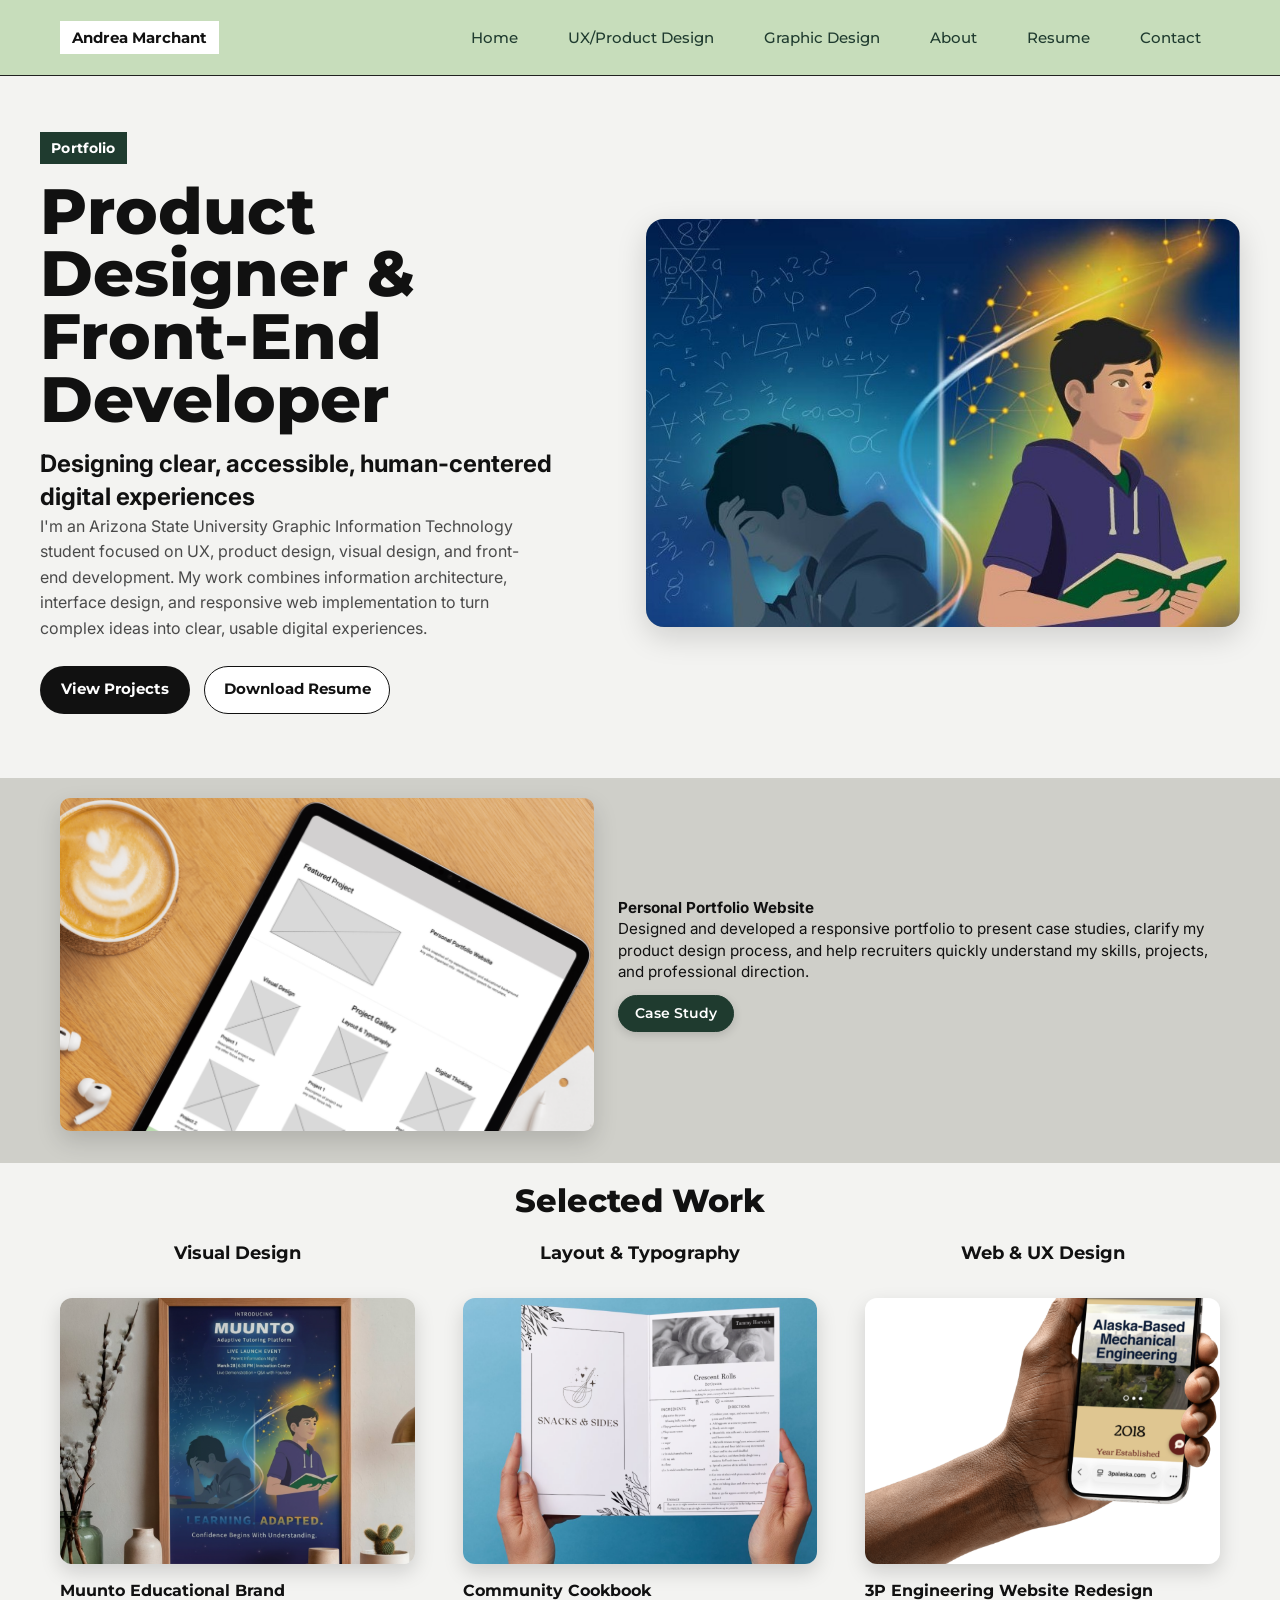
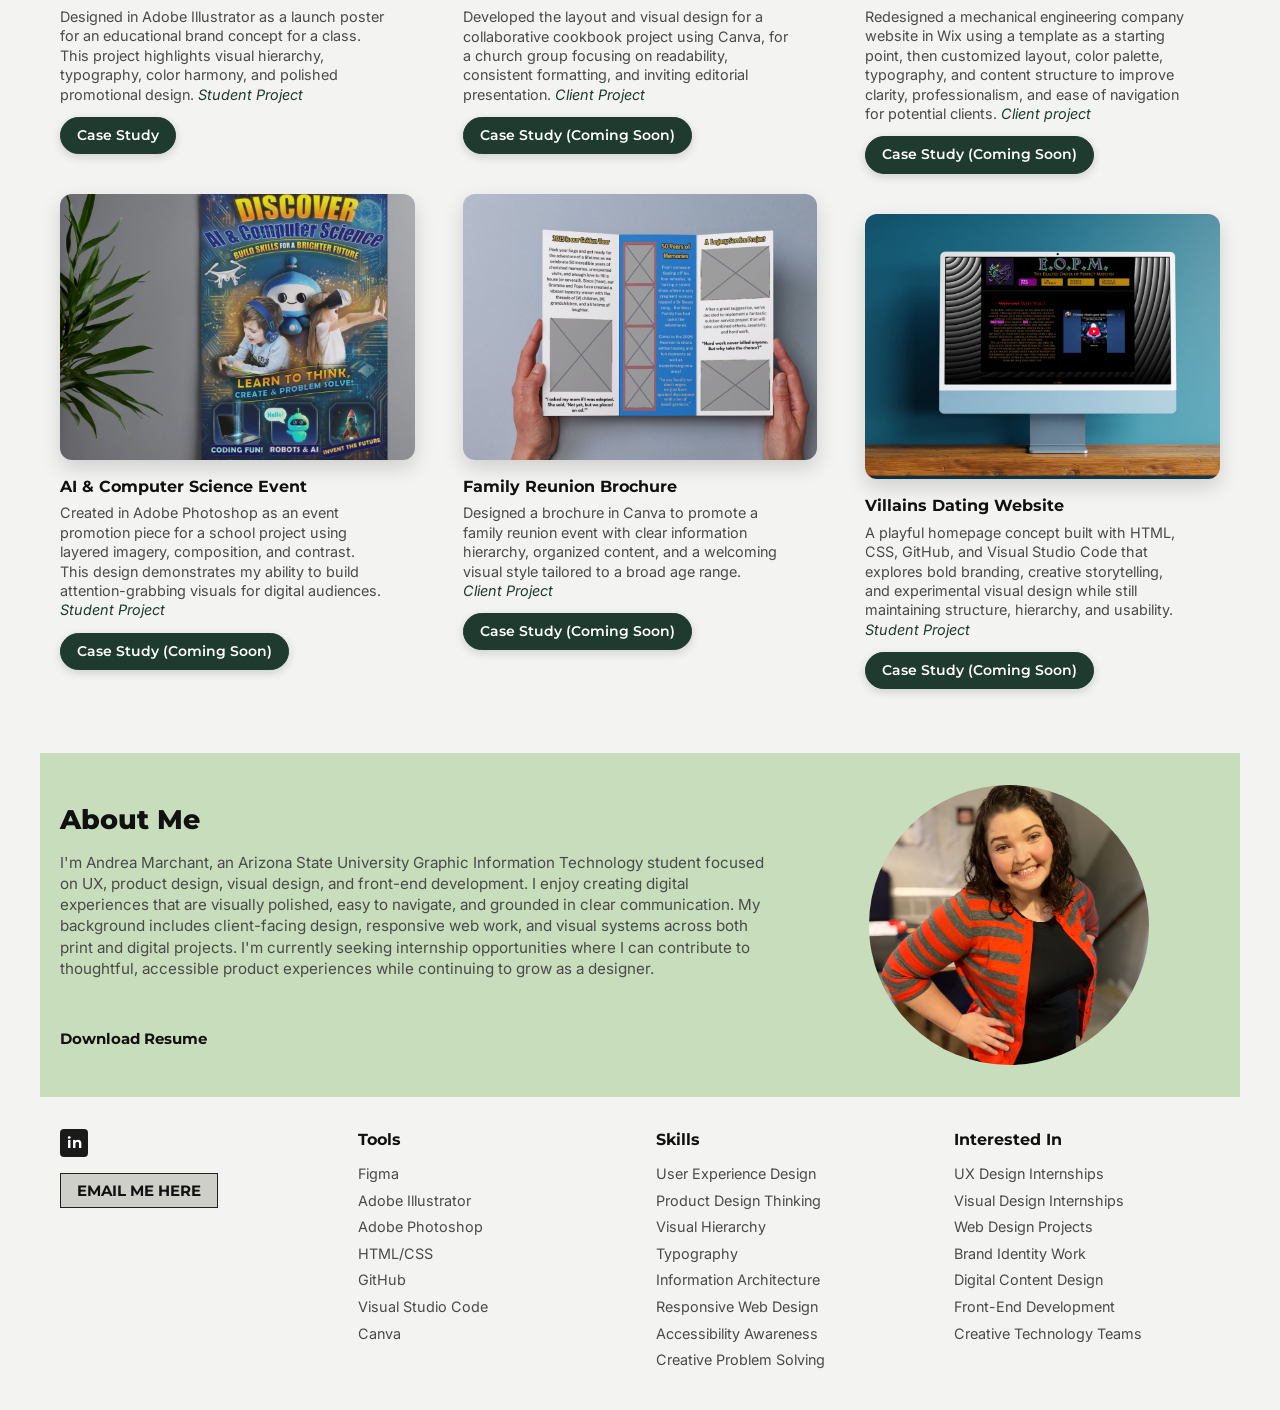
<file: index.html>
<!DOCTYPE html>
<html lang="en">

<head>
  <meta charset="UTF-8" />
  <meta name="viewport" content="width=device-width, initial-scale=1.0" />
  <title>Andrea Marchant | Portfolio</title>
  <meta name="description"
    content="Portfolio of Andrea Marchant, ASU Graphic Information Technology (UX) student and visual designer growing into UX." />
  <link rel="preconnect" href="https://fonts.googleapis.com" />
  <link rel="preconnect" href="https://fonts.gstatic.com" crossorigin />
  <link
    href="https://fonts.googleapis.com/css2?family=Montserrat:wght@400;500;600;700;800&family=Inter:wght@400;500;600;700&display=swap"
    rel="stylesheet" />
  <link rel="stylesheet" href="styles.css" />
  <link rel="icon" type="image/png" href="/andreamarchant/favicon.png">
</head>

<body>
  <header class="site-header">
    <div class="header-inner">
      <a href="#top" class="brand">Andrea Marchant</a>

      <nav class="main-nav" aria-label="Main Navigation">
        <ul>
          <li><a href="index.html">Home</a></li>
          <li><a href="ux.html">UX/Product Design</a></li>
          <li><a href="gd.html">Graphic Design</a></li>
          <li><a href="#about">About</a></li>
          <li><a href="projects/Andrea - UX Resume.pdf">Resume</a></li>
          <li><a href="#contact">Contact</a></li>
        </ul>
      </nav>
    </div>
  </header>

  <main id="top">
    <section class="hero-section">
      <div class="hero-shell">
        <div class="hero-text">
          <p class="hero-eyebrow">Portfolio</p>
          <h1>Product Designer & Front-End Developer</h1>
          <h2>Designing clear, accessible, human-centered digital experiences</h2>
          <p class="hero-description">
            I'm an Arizona State University Graphic Information Technology student focused on UX,
            product design, visual design, and front-end development. My work combines information
            architecture, interface design, and responsive web implementation to turn complex ideas
            into clear, usable digital experiences.
          </p>

          <div class="hero-actions">
            <a href="#projects" class="hero-button primary-button">View Projects</a>
            <a href="projects/Andrea - UX Resume.pdf" class="hero-button secondary-button">Download Resume</a>
          </div>
        </div>

        <div class="hero-visual">
          <div class="hero-image-frame">
            <img src="images/muunto-launch-poster.jpg" alt="Muunto company launch poster design" class="zoomable" data-caption="Muunto Educational Brand Poster" />
          </div>
        </div>
      </div>
    </section>

    <section class="featured-project">
      <div class="container">
        <div class="featured-card">

          <img src="images/portfolio-mockup.png" alt="Portfolio Website Preview">

          <div class="featured-content">
            <h3>Personal Portfolio Website</h3>

            <p>
              Designed and developed a responsive portfolio to present case studies, clarify my
              product design process, and help recruiters quickly understand my skills, projects,
              and professional direction.
            </p>

            <div class="case-study-actions">
              <a href="projects/portfolio.html" class="cs-button">Case Study</a>
            </div>

          </div>

        </div>

      </div>
    </section>

    <section id="projects" class="projects-section">
      <div class="section-heading centered">
        <h2>Selected Work</h2>
      </div>

      <div class="projects-grid">
        <div class="project-column">
          <h3 class="category-title">Visual Design</h3>

          <article class="project-card">
            <img src="images/muunto-launch-poster.png" alt="Muunto launch poster" class="project-image" />
            <h4>Muunto Educational Brand</h4>
            <p>
              Designed in Adobe Illustrator as a launch poster for an educational
              brand concept for a class. This project highlights visual hierarchy,
              typography, color harmony, and polished promotional design. <em>Student&nbsp;Project</em>
            </p>

            <div class="case-study-actions">
              <a href="projects/muunto.html" class="cs-button">Case Study</a>
            </div>
          </article>

          <article class="project-card">
            <img src="images/ai-cs poster Mockup.png" alt="AI computer science poster" class="project-image" />
            <h4>AI & Computer Science Event</h4>
            <p>
              Created in Adobe Photoshop as an event promotion piece for a school
              project using layered imagery, composition, and contrast. This design
              demonstrates my ability to build attention-grabbing visuals for digital audiences.
              <em>Student&nbsp;Project</em>
            </p>
            <div class="case-study-actions">
              <a href="projects/ai-poster.html" class="cs-button">Case Study (Coming Soon)</a>
            </div>
          </article>
        </div>

        <div class="project-column">
          <h3 class="category-title">Layout &amp; Typography</h3>

          <article class="project-card">
            <img src="images/community-cookbook.png" alt="Community cookbook design" class="project-image" />
            <h4>Community Cookbook</h4>
            <p>
              Developed the layout and visual design for a collaborative cookbook project using Canva,
              for a church group focusing on readability, consistent formatting, and
              inviting editorial presentation. <em>Client&nbsp;Project</em>
            </p>
            <div class="case-study-actions">
              <a href="projects/cookbook.html" class="cs-button">Case Study (Coming Soon)</a>
            </div>
          </article>

          <article class="project-card">
            <img src="images/reunion-brochure.png" alt="Family reunion brochure" class="project-image" />
            <h4>Family Reunion Brochure</h4>
            <p>
              Designed a brochure in Canva to promote a family reunion event with clear information
              hierarchy, organized content, and a welcoming visual style tailored to a
              broad age range. <em>Client&nbsp;Project</em>
            </p>
            <div class="case-study-actions">
              <a href="projects/brochure.html" class="cs-button">Case Study (Coming Soon)</a>
            </div>
          </article>
        </div>

        <div class="project-column">
          <h3 class="category-title">Web & UX Design</h3>

          <article class="project-card">
            <img src="images/engineering-company-website.png" alt="3P Engineering website redesign"
              class="project-image" />
            <h4>3P Engineering Website Redesign</h4>
            <p>
              Redesigned a mechanical engineering company website in Wix using a template as a starting
              point, then customized layout, color palette, typography, and content structure to improve
              clarity, professionalism, and ease of navigation for potential clients. <em>Client&nbsp;project</em>
            </p>
            <div class="case-study-actions">
              <a href="projects/3p-engineering.html" class="cs-button">Case Study (Coming Soon)</a>
            </div>
          </article>

          <article class="project-card">
            <img src="images/eopm-website-concept.png" alt="Villain dating website" class="project-image" />
            <h4>Villains Dating Website</h4>
            <p>
              A playful homepage concept built with HTML, CSS, GitHub, and Visual Studio Code that explores
              bold branding, creative storytelling, and experimental visual design while still maintaining
              structure, hierarchy, and usability. <em>Student&nbsp;Project</em>
            </p>
            <div class="case-study-actions">
              <a href="projects/eopm.html" class="cs-button">Case Study (Coming Soon)</a>
            </div>
          </article>
        </div>
      </div>
    </section>

    <section id="about" class="about-section">
      <div class="about-content">
        <div class="about-text">
          <h2>About Me</h2>
          <p>
            I'm Andrea Marchant, an Arizona State University Graphic Information Technology
            student focused on UX, product design, visual design, and front-end development.
            I enjoy creating digital experiences that are visually polished, easy to navigate,
            and grounded in clear communication. My background includes client-facing design,
            responsive web work, and visual systems across both print and digital projects.
            I'm currently seeking internship opportunities where I can contribute to thoughtful,
            accessible product experiences while continuing to grow as a designer.
          </p>

          <a id="resume" href="projects/Andrea - UX Resume.pdf" class="resume-link">Download Resume</a>
        </div>

        <div class="about-visual">
          <img src="images/Andrea 2.jpg" alt="Portrait of Andrea" class="ellipse-placeholder" />
        </div>
      </div>
    </section>
  </main>

  <footer id="contact" class="site-footer">
    <div class="footer-grid">
      <div class="footer-column contact-column">
        <a href="https://www.linkedin.com/in/andrea-marchant-09262a3b6" class="linkedin-icon" target="_blank"
          rel="noopener">
          in
        </a>
        <a href="mailto:almarch3@asu.edu" class="email-box">EMAIL ME HERE</a>
      </div>

      <div class="footer-column">
        <h3>Tools</h3>
        <ul>
          <li>Figma</li>
          <li>Adobe Illustrator</li>
          <li>Adobe Photoshop</li>
          <li>HTML/CSS</li>
          <li>GitHub</li>
          <li>Visual Studio Code</li>
          <li>Canva</li>
        </ul>
      </div>

      <div class="footer-column">
        <h3>Skills</h3>
        <ul>
          <li>User Experience Design</li>
          <li>Product Design Thinking</li>
          <li>Visual Hierarchy</li>
          <li>Typography</li>
          <li>Information Architecture</li>
          <li>Responsive Web Design</li>
          <li>Accessibility Awareness</li>
          <li>Creative Problem Solving</li>
        </ul>
      </div>

      <div class="footer-column">
        <h3>Interested In</h3>
        <ul>
          <li>UX Design Internships</li>
          <li>Visual Design Internships</li>
          <li>Web Design Projects</li>
          <li>Brand Identity Work</li>
          <li>Digital Content Design</li>
          <li>Front-End Development</li>
          <li>Creative Technology Teams</li>
        </ul>
      </div>
    </div>
  </footer>

  <div id="imageModal" class="image-modal" aria-hidden="true">
  <span class="image-modal-close">&times;</span>
  <img class="image-modal-content" id="modalImage" alt="">
  <p class="image-modal-caption" id="modalCaption"></p>
  
</div>
</body>

</html>
</file>
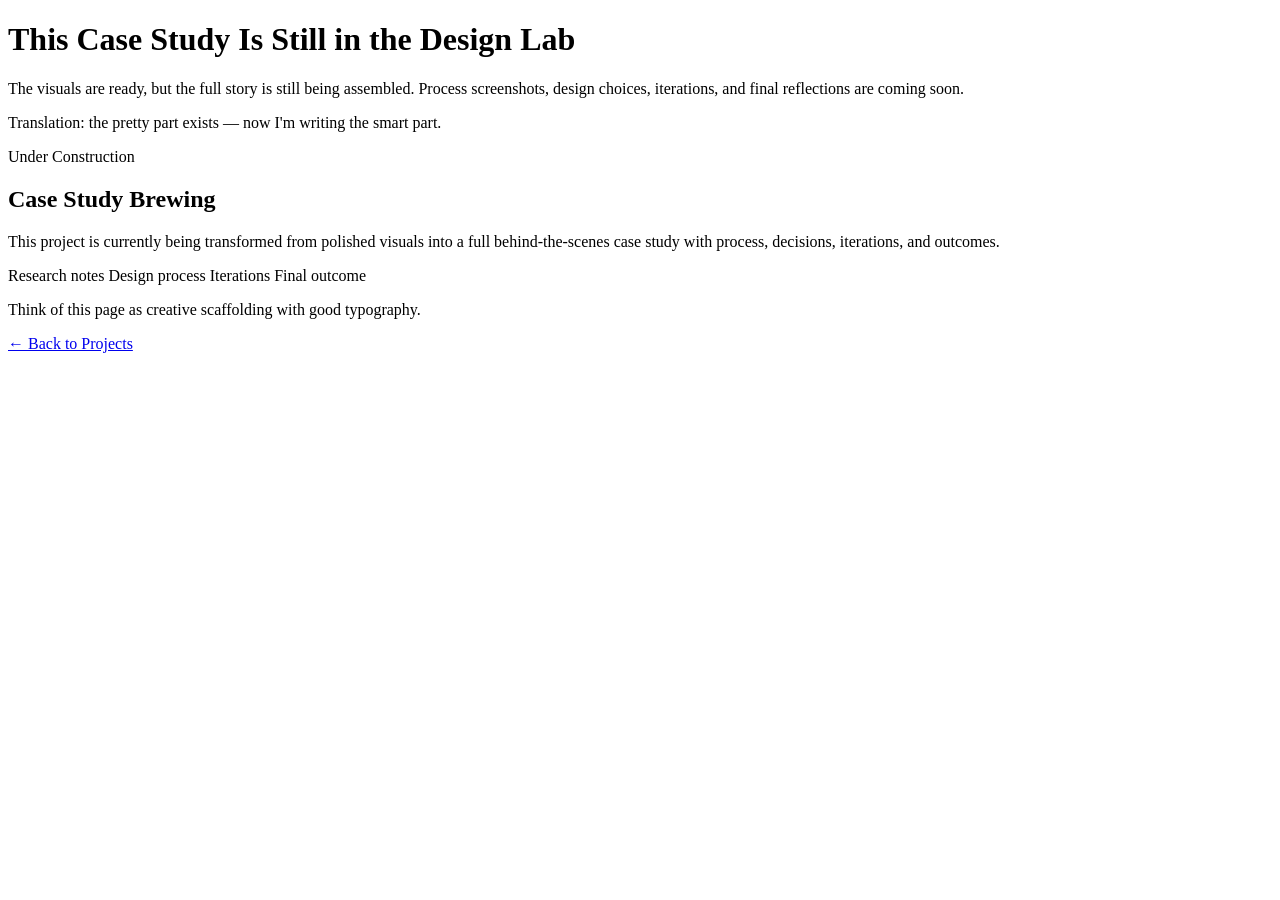
<file: gd.html>
<!DOCTYPE html>
<html lang="en">
<head>
  <meta charset="UTF-8">
  <meta name="viewport" content="width=device-width, initial-scale=1.0">
  <title>Document</title>
  <h1>This Case Study Is Still in the Design Lab</h1>
<p>
  The visuals are ready, but the full story is still being assembled.
  Process screenshots, design choices, iterations, and final reflections are coming soon.
</p>
<p class="coming-soon-fun">
  Translation: the pretty part exists — now I'm writing the smart part.
</p>
</head>
<body>

<section class="coming-soon-card">
  <div class="coming-soon-badge">Under Construction</div>
  <h1>Case Study Brewing</h1>
  <p>
    This project is currently being transformed from polished visuals into a full
    behind-the-scenes case study with process, decisions, iterations, and outcomes.
  </p>

  <div class="coming-soon-features">
    <span>Research notes</span>
    <span>Design process</span>
    <span>Iterations</span>
    <span>Final outcome</span>
  </div>

  <p class="coming-soon-fun">
    Think of this page as creative scaffolding with good typography.
  </p>

  <a href="../andreamarchant" class="coming-soon-link">← Back to Projects</a>
</section>

</body>
</html>
</file>
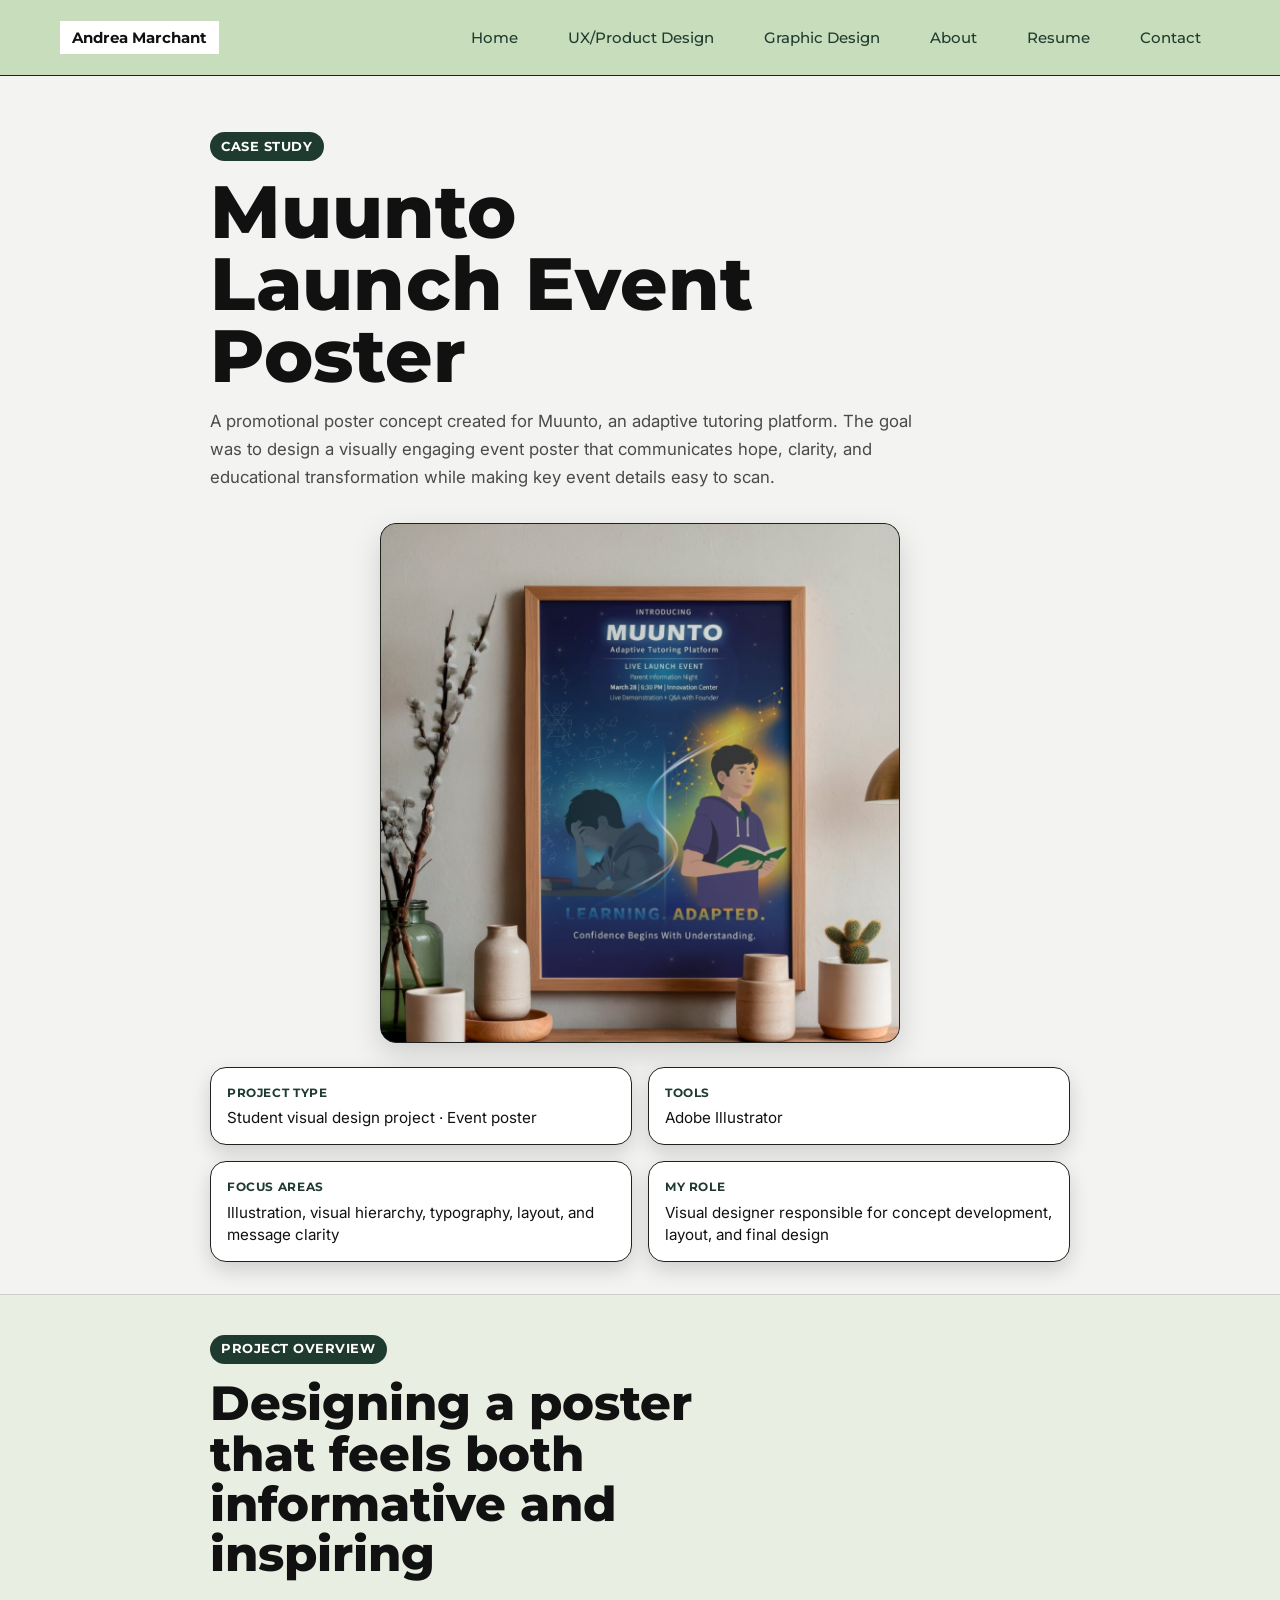
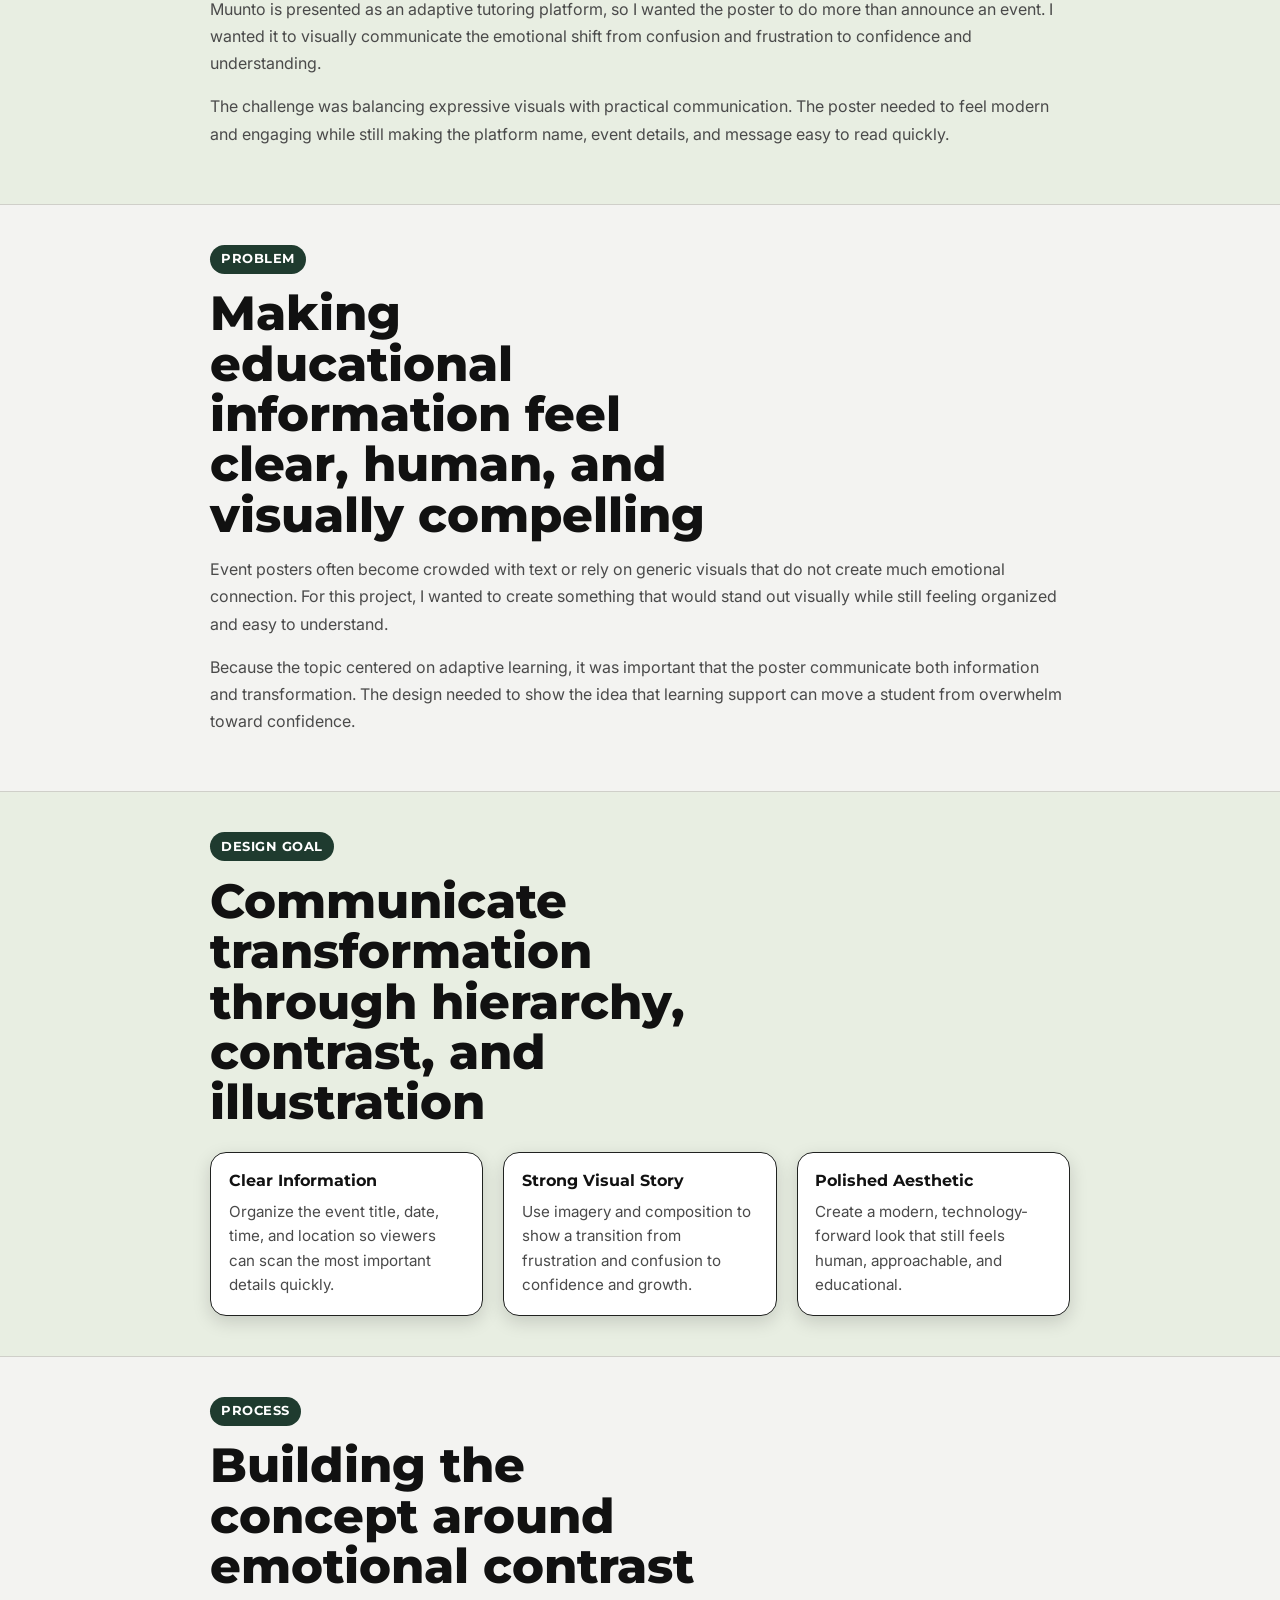
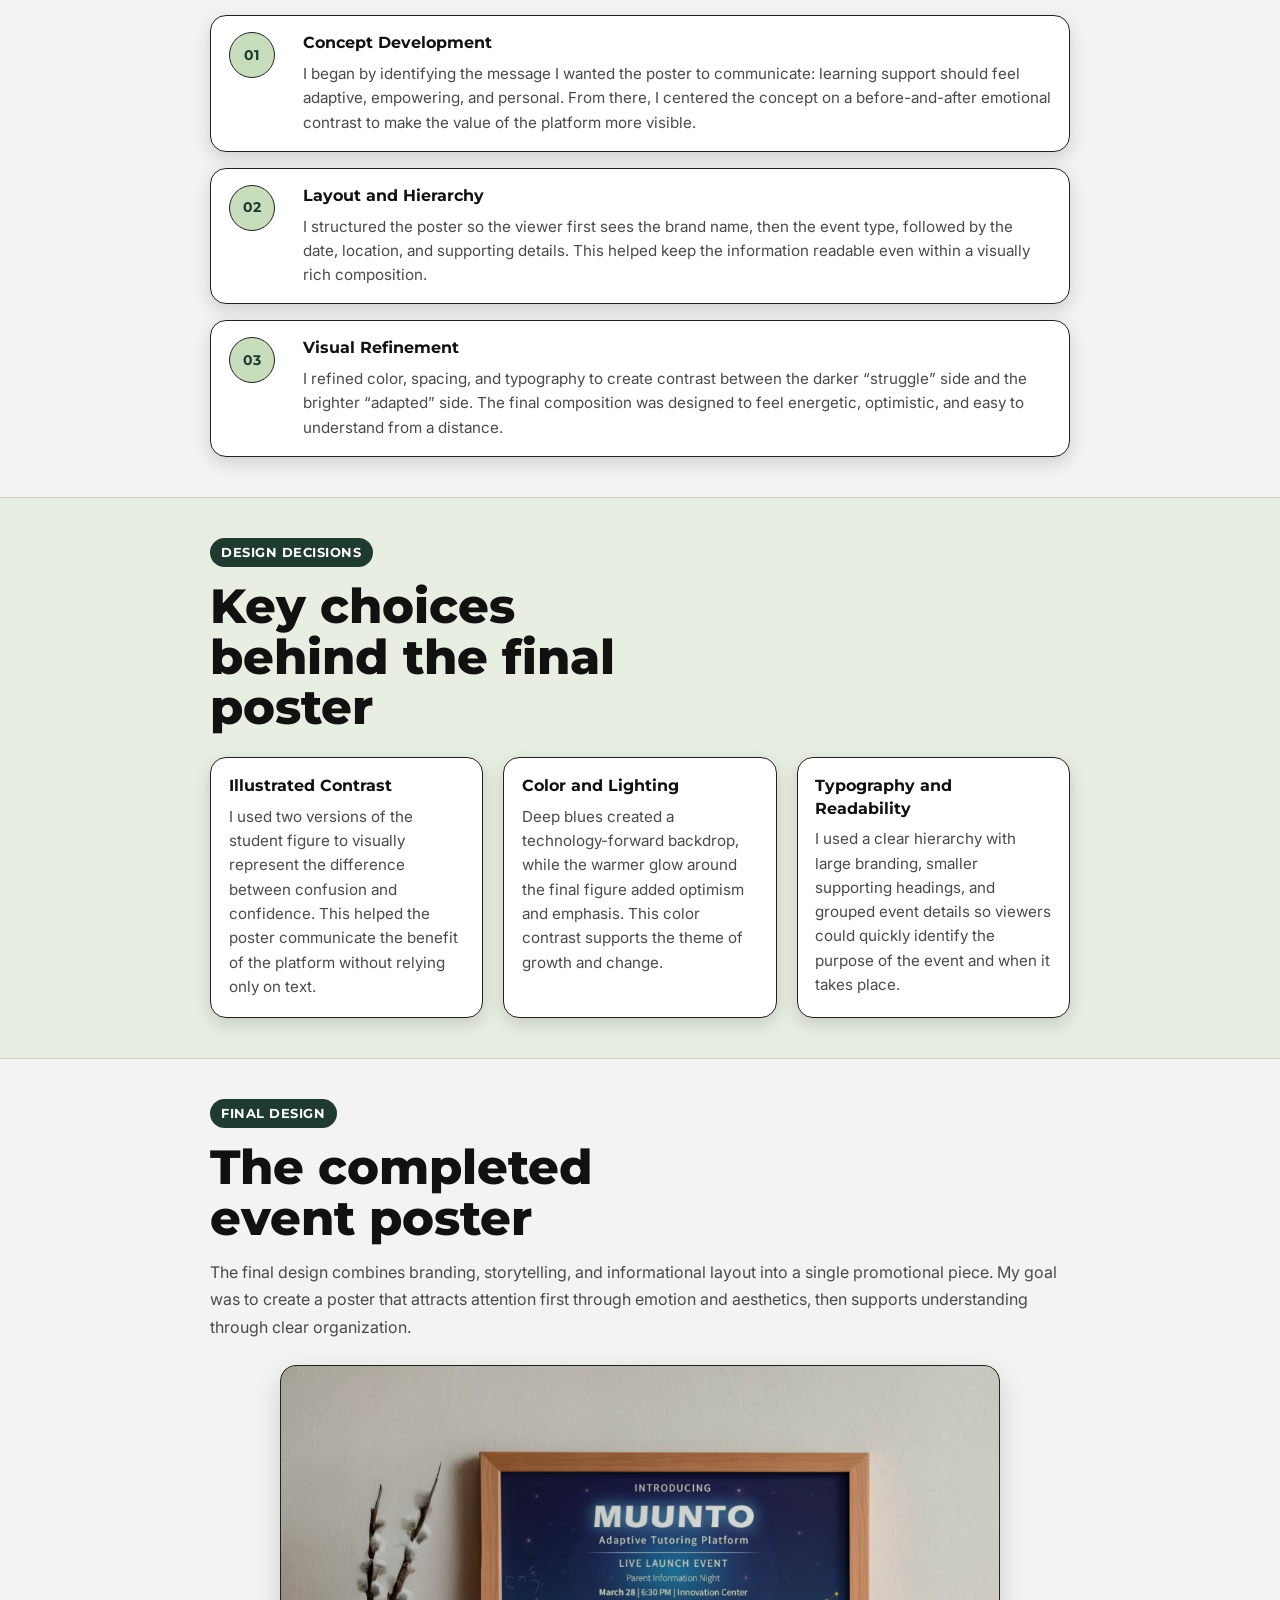
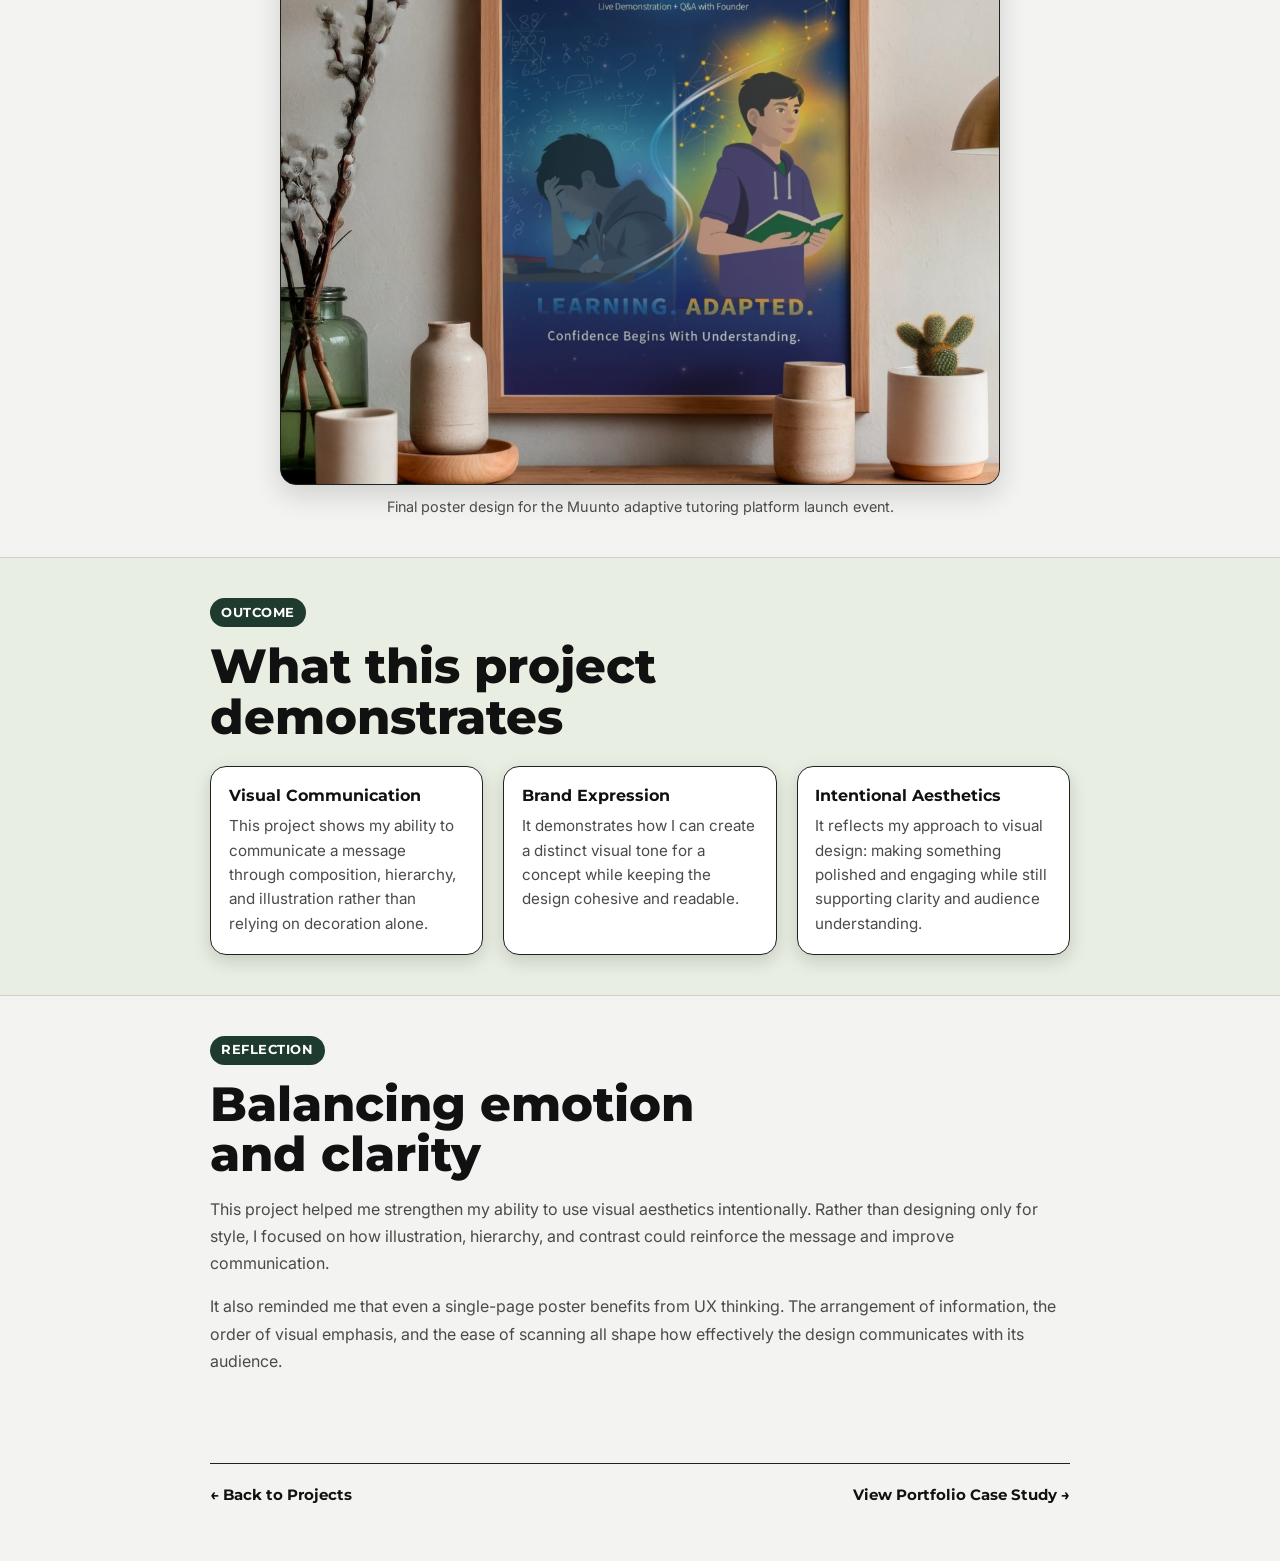
<file: projects/muunto.html>
<!DOCTYPE html>
<html lang="en">

<head>
  <meta charset="UTF-8" />
  <meta name="viewport" content="width=device-width, initial-scale=1.0" />
  <title>Muunto Launch Event Poster | Case Study</title>
  <meta name="description"
    content="Case study for the Muunto launch event poster, a visual design project focused on hierarchy, clarity, and emotional storytelling." />
  <link rel="preconnect" href="https://fonts.googleapis.com">
  <link rel="preconnect" href="https://fonts.gstatic.com" crossorigin>
  <link
    href="https://fonts.googleapis.com/css2?family=Inter:wght@400;500;600;700;800&family=Montserrat:wght@400;500;600;700;800&display=swap"
    rel="stylesheet">
  <link rel="stylesheet" href="../styles.css" />
  <link rel="icon" type="image/png" href="/andreamarchant/favicon.png">
</head>

<body class="case-study-page">

  <header class="site-header">
    <div class="header-inner">
      <a href="../index.html#top" class="brand">Andrea Marchant</a>

      <nav class="main-nav">
        <ul>
         <li><a href="index.html">Home</a></li>
          <li><a href="ux.html">UX/Product Design</a></li>
          <li><a href="gd.html">Graphic Design</a></li>
          <li><a href="#about">About</a></li>
          <li><a href="projects/Andrea - UX Resume.pdf">Resume</a></li>
          <li><a href="#contact">Contact</a></li>
        </ul>
      </nav>
    </div>
  </header>

  <main class="case-study-main">

   <section class="case-hero">
  <div class="case-hero-inner">
    <div class="case-eyebrow">Case Study</div>
    <h1>Muunto Launch Event Poster</h1>

    <p class="case-lead">
      A promotional poster concept created for Muunto, an adaptive tutoring platform.
      The goal was to design a visually engaging event poster that communicates hope,
      clarity, and educational transformation while making key event details easy to scan.
    </p>

    <div class="case-hero-image">
      <img src="../images/muunto-launch-poster.png"
        alt="Muunto adaptive tutoring platform launch event poster"
        class="zoomable"
        data-caption="Muunto Launch Event Poster – Final Design" />
    </div>

    <div class="case-meta">
      <div class="case-meta-card">
        <span>Project Type</span>
        <p>Student visual design project · Event poster</p>
      </div>

      <div class="case-meta-card">
        <span>Tools</span>
        <p>Adobe Illustrator</p>
      </div>

      <div class="case-meta-card">
        <span>Focus Areas</span>
        <p>Illustration, visual hierarchy, typography, layout, and message clarity</p>
      </div>

      <div class="case-meta-card">
        <span>My Role</span>
        <p>Visual designer responsible for concept development, layout, and final design</p>
      </div>
    </div>
  </div>
</section>

    <section class="case-section alt">
      <div class="case-content">
        <div class="section-label">Project Overview</div>
        <h2>Designing a poster that feels both informative and inspiring</h2>
        <p>
          Muunto is presented as an adaptive tutoring platform, so I wanted the poster to do more
          than announce an event. I wanted it to visually communicate the emotional shift from confusion
          and frustration to confidence and understanding.
        </p>
        <p>
          The challenge was balancing expressive visuals with practical communication. The poster needed
          to feel modern and engaging while still making the platform name, event details, and message
          easy to read quickly.
        </p>
      </div>
    </section>

    <section class="case-section">
      <div class="case-content">
        <div class="section-label">Problem</div>
        <h2>Making educational information feel clear, human, and visually compelling</h2>
        <p>
          Event posters often become crowded with text or rely on generic visuals that do not create
          much emotional connection. For this project, I wanted to create something that would stand out
          visually while still feeling organized and easy to understand.
        </p>
        <p>
          Because the topic centered on adaptive learning, it was important that the poster communicate
          both information and transformation. The design needed to show the idea that learning support
          can move a student from overwhelm toward confidence.
        </p>
      </div>
    </section>

    <section class="case-section alt">
      <div class="case-content">
        <div class="section-label">Design Goal</div>
        <h2>Communicate transformation through hierarchy, contrast, and illustration</h2>

        <div class="decision-grid">
          <div class="decision-card">
            <h3>Clear Information</h3>
            <p>
              Organize the event title, date, time, and location so viewers can scan the most important
              details quickly.
            </p>
          </div>

          <div class="decision-card">
            <h3>Strong Visual Story</h3>
            <p>
              Use imagery and composition to show a transition from frustration and confusion to confidence
              and growth.
            </p>
          </div>

          <div class="decision-card">
            <h3>Polished Aesthetic</h3>
            <p>
              Create a modern, technology-forward look that still feels human, approachable, and educational.
            </p>
          </div>
        </div>
      </div>
    </section>

    <section class="case-section">
      <div class="case-content">
        <div class="section-label">Process</div>
        <h2>Building the concept around emotional contrast</h2>

        <div class="process-list">
          <div class="process-step">
            <div class="step-number">01</div>
            <div>
              <h3>Concept Development</h3>
              <p>
                I began by identifying the message I wanted the poster to communicate: learning support
                should feel adaptive, empowering, and personal. From there, I centered the concept on a
                before-and-after emotional contrast to make the value of the platform more visible.
              </p>
            </div>
          </div>

          <div class="process-step">
            <div class="step-number">02</div>
            <div>
              <h3>Layout and Hierarchy</h3>
              <p>
                I structured the poster so the viewer first sees the brand name, then the event type,
                followed by the date, location, and supporting details. This helped keep the information
                readable even within a visually rich composition.
              </p>
            </div>
          </div>

          <div class="process-step">
            <div class="step-number">03</div>
            <div>
              <h3>Visual Refinement</h3>
              <p>
                I refined color, spacing, and typography to create contrast between the darker “struggle”
                side and the brighter “adapted” side. The final composition was designed to feel energetic,
                optimistic, and easy to understand from a distance.
              </p>
            </div>
          </div>
        </div>
      </div>
    </section>

    <section class="case-section alt">
      <div class="case-content">
        <div class="section-label">Design Decisions</div>
        <h2>Key choices behind the final poster</h2>

        <div class="decision-grid">
          <div class="decision-card">
            <h3>Illustrated Contrast</h3>
            <p>
              I used two versions of the student figure to visually represent the difference between
              confusion and confidence. This helped the poster communicate the benefit of the platform
              without relying only on text.
            </p>
          </div>

          <div class="decision-card">
            <h3>Color and Lighting</h3>
            <p>
              Deep blues created a technology-forward backdrop, while the warmer glow around the final
              figure added optimism and emphasis. This color contrast supports the theme of growth and change.
            </p>
          </div>

          <div class="decision-card">
            <h3>Typography and Readability</h3>
            <p>
              I used a clear hierarchy with large branding, smaller supporting headings, and grouped event
              details so viewers could quickly identify the purpose of the event and when it takes place.
            </p>
          </div>
        </div>
      </div>
    </section>

    <section class="case-section">
      <div class="case-content">
        <div class="section-label">Final Design</div>
        <h2>The completed event poster</h2>

        <p>
          The final design combines branding, storytelling, and informational layout into a single promotional
          piece. My goal was to create a poster that attracts attention first through emotion and aesthetics,
          then supports understanding through clear organization.
        </p>

        <figure class="case-image case-image-large">
          <img src="../images/muunto-launch-poster.png"
            alt="Final Muunto adaptive tutoring platform launch event poster"
            class="zoomable"
            data-caption="Final Muunto launch event poster design" />
          <figcaption>
            Final poster design for the Muunto adaptive tutoring platform launch event.
          </figcaption>
        </figure>
      </div>
    </section>

    <section class="case-section alt">
      <div class="case-content">
        <div class="section-label">Outcome</div>
        <h2>What this project demonstrates</h2>

        <div class="decision-grid">
          <div class="decision-card">
            <h3>Visual Communication</h3>
            <p>
              This project shows my ability to communicate a message through composition, hierarchy,
              and illustration rather than relying on decoration alone.
            </p>
          </div>

          <div class="decision-card">
            <h3>Brand Expression</h3>
            <p>
              It demonstrates how I can create a distinct visual tone for a concept while keeping the
              design cohesive and readable.
            </p>
          </div>

          <div class="decision-card">
            <h3>Intentional Aesthetics</h3>
            <p>
              It reflects my approach to visual design: making something polished and engaging while still
              supporting clarity and audience understanding.
            </p>
          </div>
        </div>
      </div>
    </section>

    <section class="case-section">
      <div class="case-content">
        <div class="section-label">Reflection</div>
        <h2>Balancing emotion and clarity</h2>
        <p>
          This project helped me strengthen my ability to use visual aesthetics intentionally. Rather than
          designing only for style, I focused on how illustration, hierarchy, and contrast could reinforce
          the message and improve communication.
        </p>
        <p>
          It also reminded me that even a single-page poster benefits from UX thinking. The arrangement of
          information, the order of visual emphasis, and the ease of scanning all shape how effectively the
          design communicates with its audience.
        </p>
      </div>
    </section>

    <section class="case-footer-nav">
      <div class="case-footer-inner">
        <a href="../index.html#projects">← Back to Projects</a>
        <a href="../projects/portfolio.html">View Portfolio Case Study →</a>
      </div>
    </section>
  </main>

  <div id="imageModal" class="image-modal" aria-hidden="true">
    <span class="image-modal-close">&times;</span>
    <img class="image-modal-content" id="modalImage" alt="">
    <p class="image-modal-caption" id="modalCaption"></p>
  </div>

  <script>
    const zoomableImages = document.querySelectorAll(".zoomable");
    const imageModal = document.getElementById("imageModal");
    const modalImage = document.getElementById("modalImage");
    const modalCaption = document.getElementById("modalCaption");
    const modalClose = document.querySelector(".image-modal-close");

    zoomableImages.forEach((img) => {
      img.addEventListener("click", () => {
        imageModal.classList.add("active");
        imageModal.setAttribute("aria-hidden", "false");
        modalImage.src = img.src;
        modalImage.alt = img.alt;
        modalCaption.textContent = img.dataset.caption || img.alt || "";
      });
    });

    function closeModal() {
      imageModal.classList.remove("active");
      imageModal.setAttribute("aria-hidden", "true");
      modalImage.src = "";
      modalCaption.textContent = "";
    }

    modalClose.addEventListener("click", closeModal);
    imageModal.addEventListener("click", (e) => {
      if (e.target === imageModal) closeModal();
    });

    document.addEventListener("keydown", (e) => {
      if (e.key === "Escape" && imageModal.classList.contains("active")) {
        closeModal();
      }
    });
  </script>

</body>

</html>
</file>
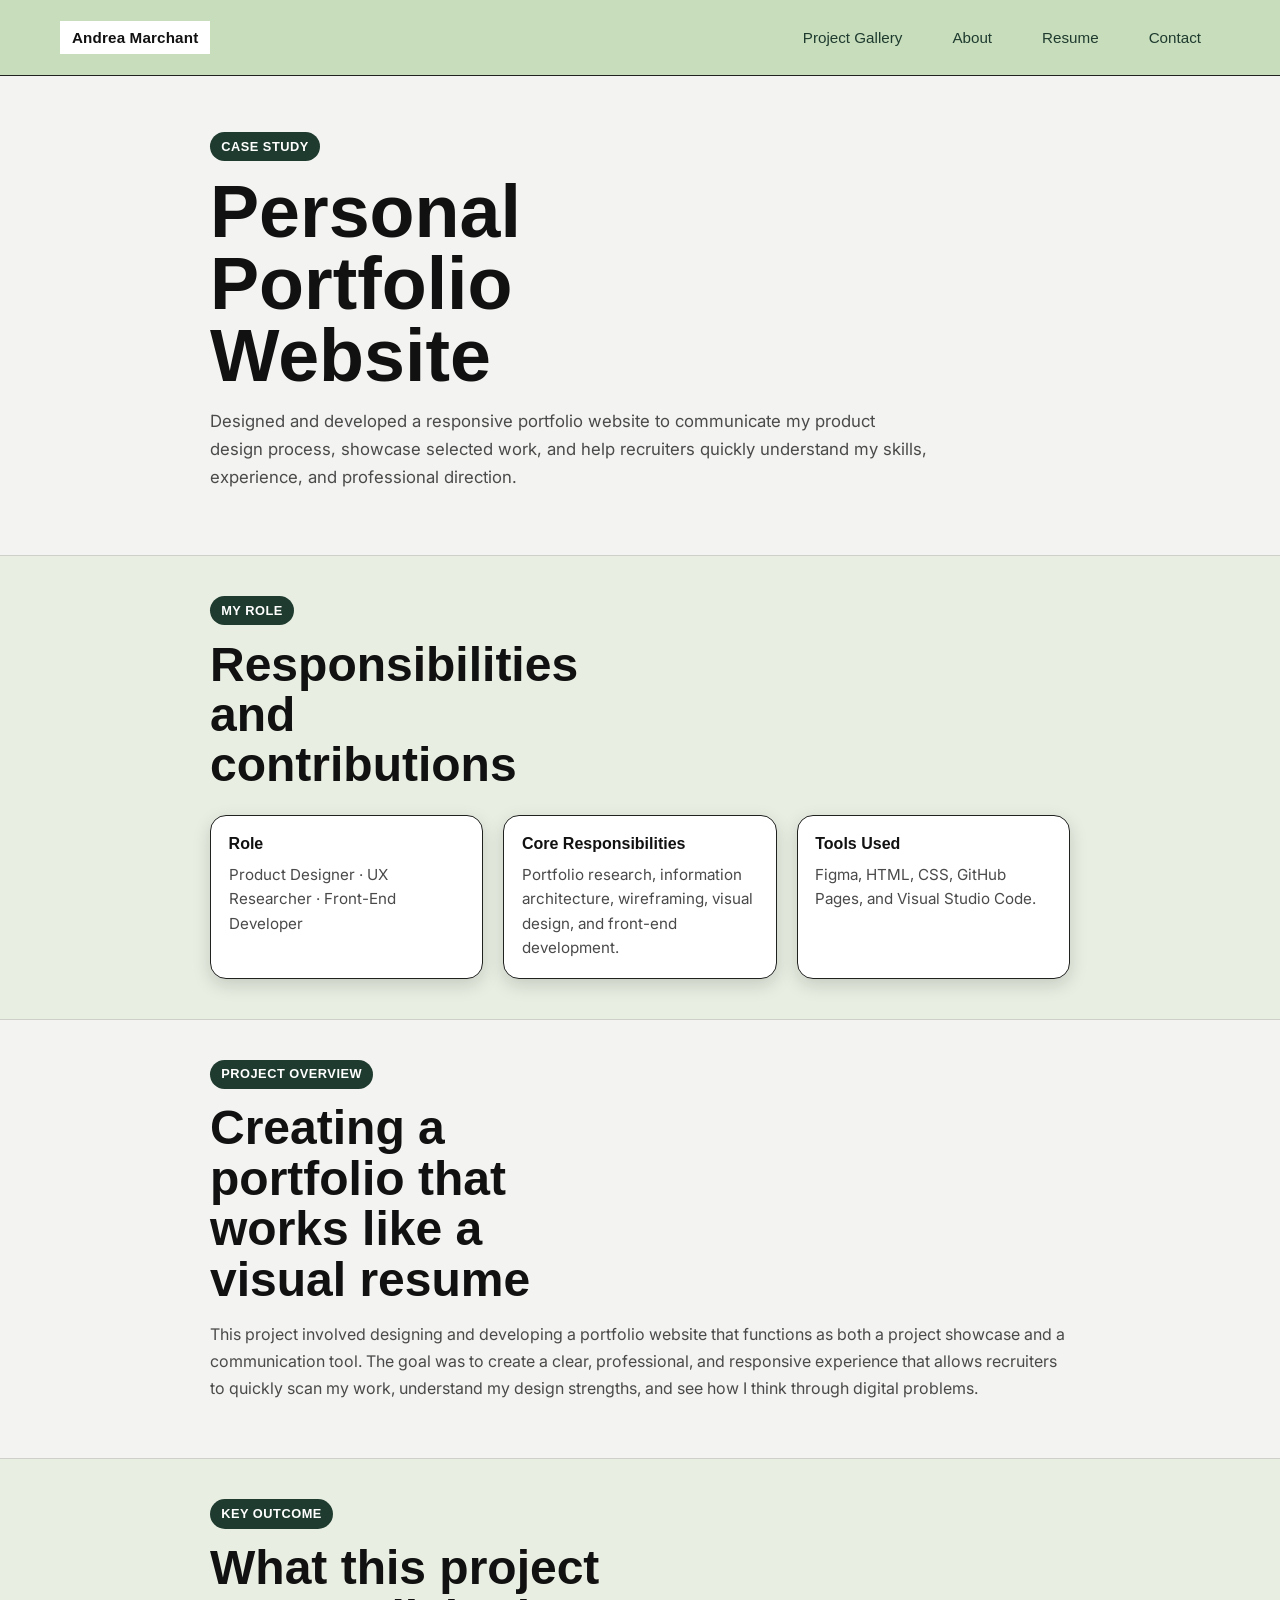
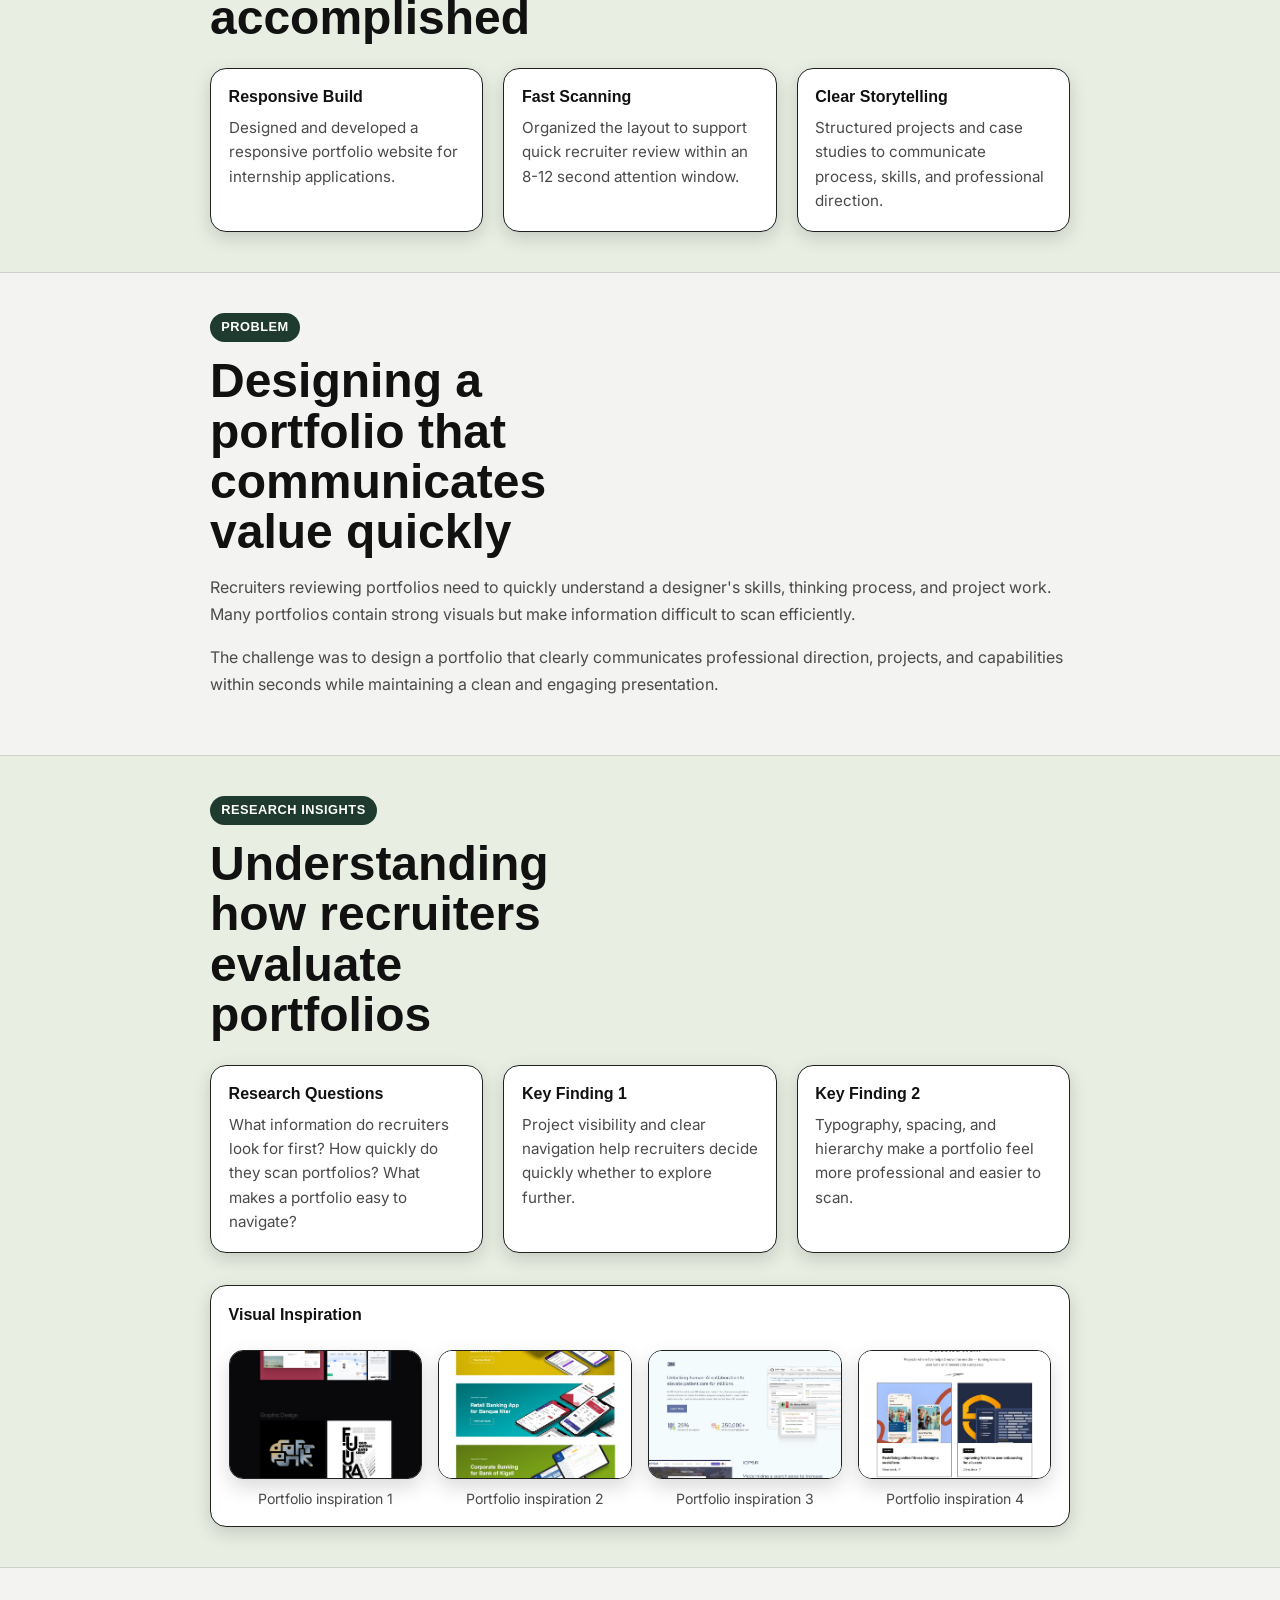
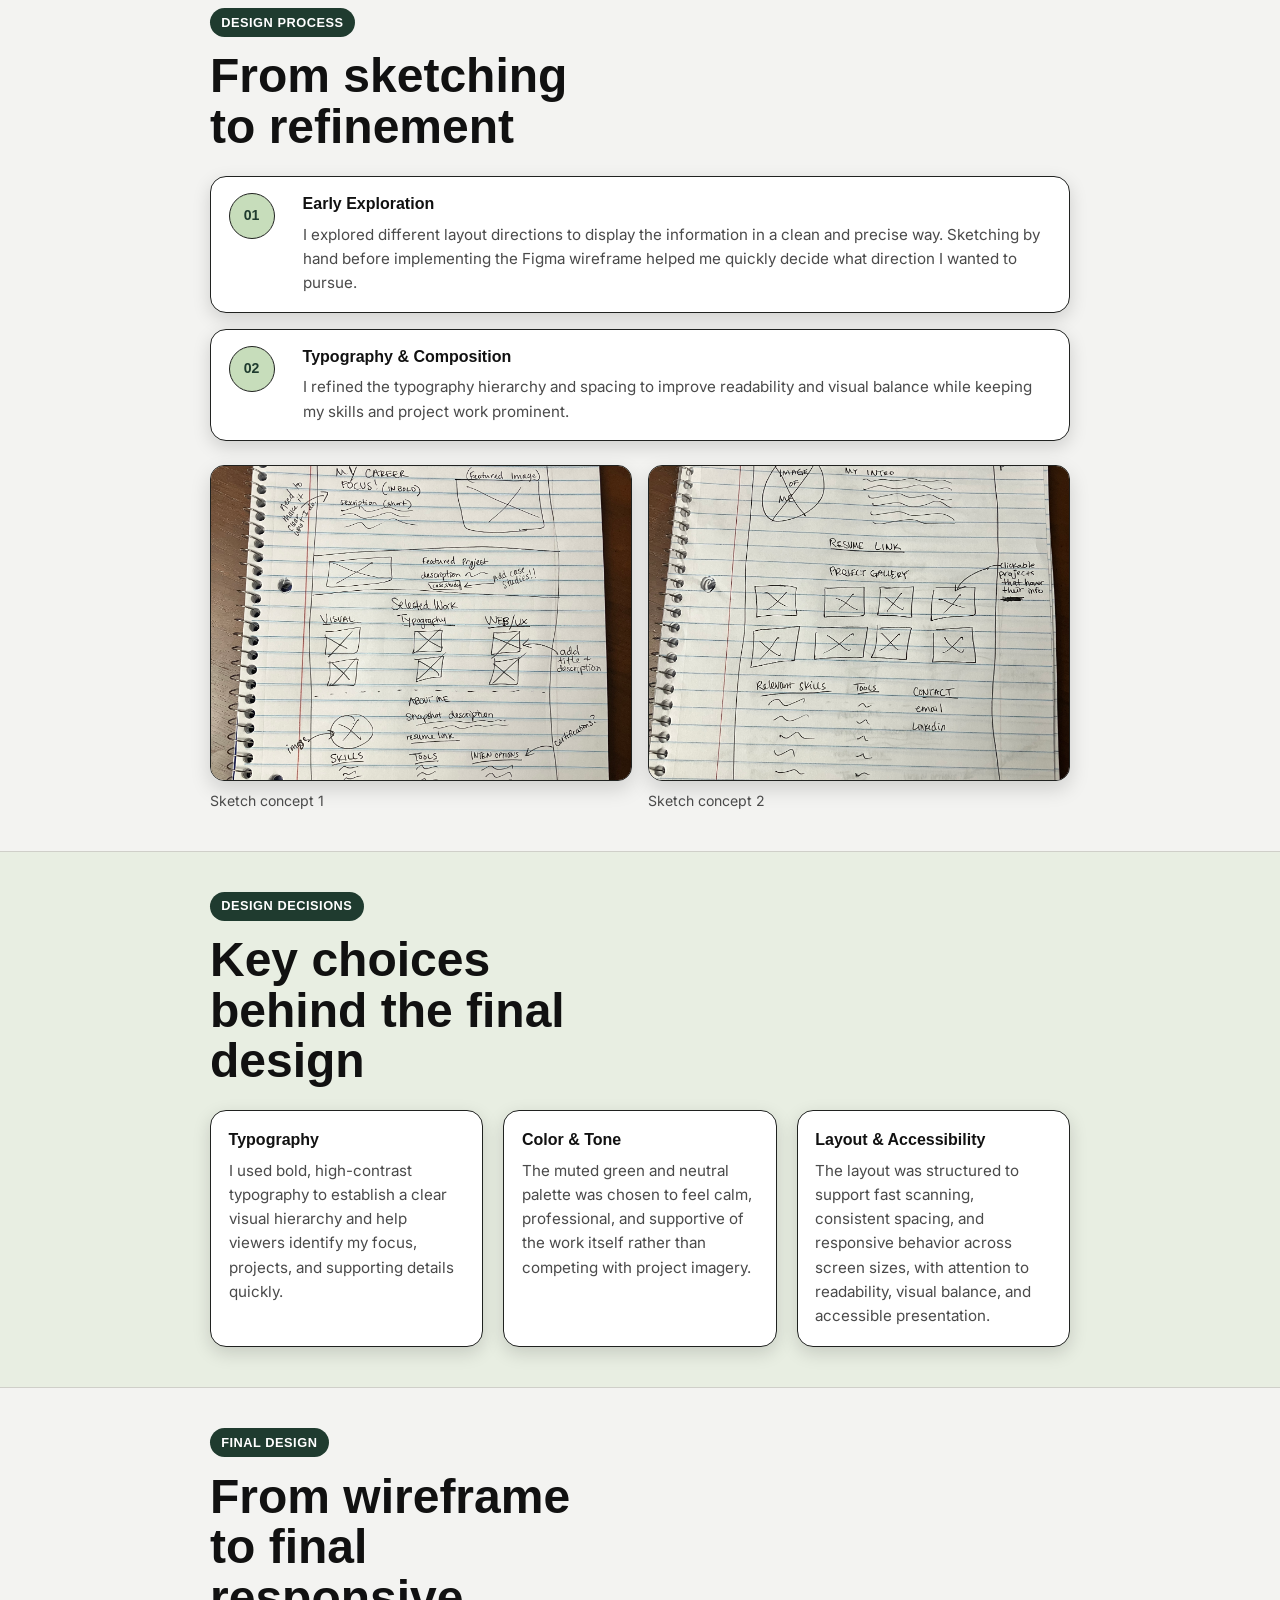
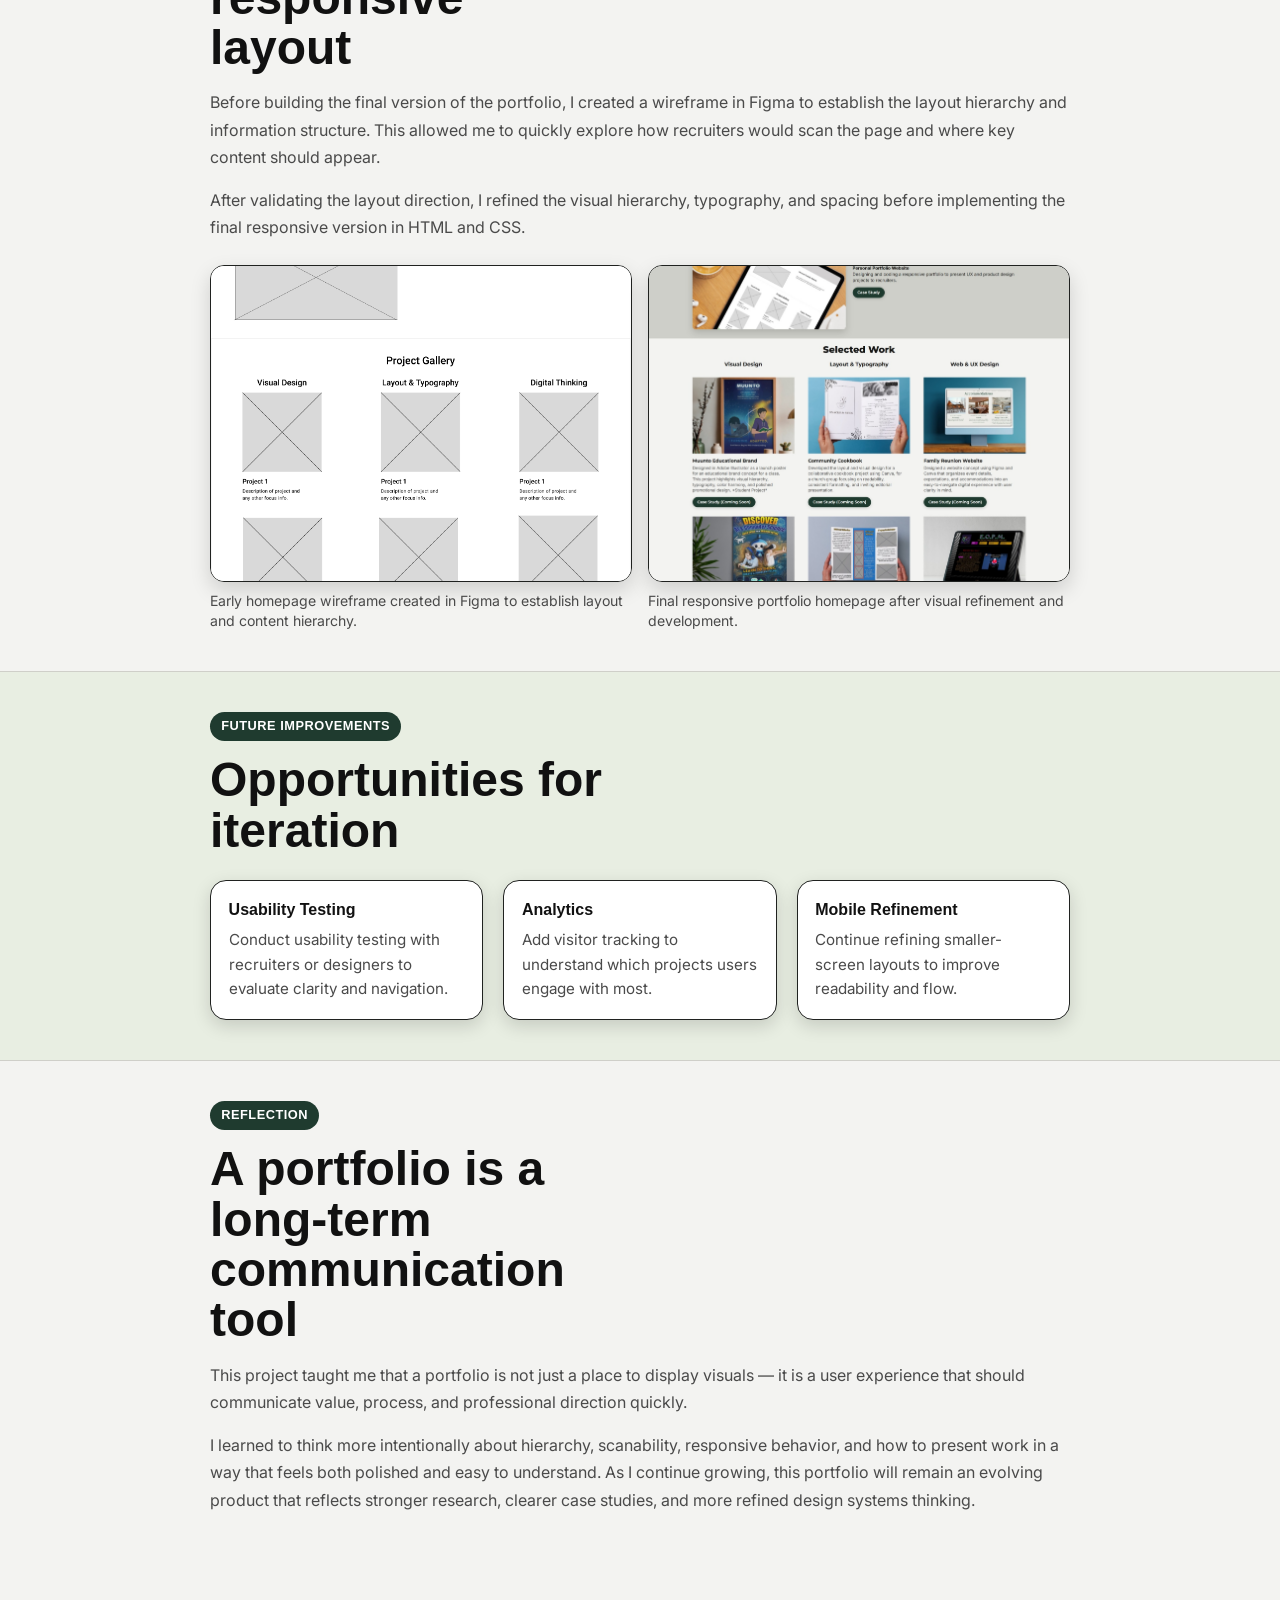
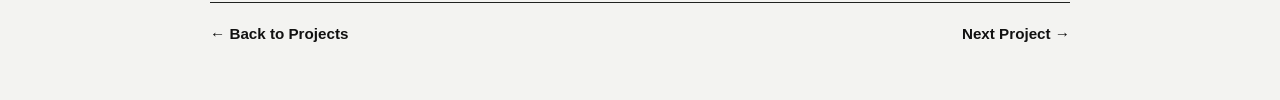
<file: projects/portfolio.html>
<!DOCTYPE html>
<html lang="en">

<head>
  <meta charset="UTF-8" />
  <meta name="viewport" content="width=device-width, initial-scale=1.0" />
  <title>Personal Portfolio Website | Case Study</title>
  <link rel="preconnect" href="https://fonts.googleapis.com">
  <link rel="preconnect" href="https://fonts.gstatic.com" crossorigin>
  <link href="https://fonts.googleapis.com/css2?family=Inter:wght@400;500;600;700;800&display=swap" rel="stylesheet">
  <link rel="stylesheet" href="../styles.css" />
  <link rel="icon" type="image/png" href="/andreamarchant/favicon.png">
</head>

<body class="case-study-page">

  <header class="site-header">
    <div class="header-inner">

      <a href="../index.html#top" class="brand">Andrea Marchant</a>

      <nav class="main-nav">
        <ul>
          <li><a href="../index.html#projects">Project Gallery</a></li>
          <li><a href="../index.html#about">About</a></li>
          <li><a href="../projects/Andrea - UX Resume.pdf">Resume</a></li>
          <li><a href="../index.html#contact">Contact</a></li>
        </ul>
      </nav>

    </div>
  </header>

  <main class="case-study-main">
    <section class="case-hero">
      <div class="case-hero-inner">
        <div class="case-eyebrow">Case Study</div>
        <h1>Personal Portfolio Website</h1>
        <p class="case-lead">
          Designed and developed a responsive portfolio website to communicate my product design process,
          showcase selected work, and help recruiters quickly understand my skills, experience, and
          professional direction.
        </p>
      </div>
    </section>

    <section class="case-section alt">
      <div class="case-content">
        <div class="section-label">My Role</div>
        <h2>Responsibilities and contributions</h2>

        <div class="decision-grid">
          <div class="decision-card">
            <h3>Role</h3>
            <p>Product Designer · UX Researcher · Front-End Developer</p>
          </div>

          <div class="decision-card">
            <h3>Core Responsibilities</h3>
            <p>Portfolio research, information architecture, wireframing, visual design, and front-end development.</p>
          </div>

          <div class="decision-card">
            <h3>Tools Used</h3>
            <p>Figma, HTML, CSS, GitHub Pages, and Visual Studio Code.</p>
          </div>
        </div>
      </div>
    </section>

    <section class="case-section">
      <div class="case-content">
        <div class="section-label">Project Overview</div>
        <h2>Creating a portfolio that works like a visual resume</h2>
        <p>
          This project involved designing and developing a portfolio website that functions as both a
          project showcase and a communication tool. The goal was to create a clear, professional,
          and responsive experience that allows recruiters to quickly scan my work, understand my
          design strengths, and see how I think through digital problems.
        </p>
      </div>
    </section>

    <section class="case-section alt">
      <div class="case-content">
        <div class="section-label">Key Outcome</div>
        <h2>What this project accomplished</h2>

        <div class="decision-grid">
          <div class="decision-card">
            <h3>Responsive Build</h3>
            <p>Designed and developed a responsive portfolio website for internship applications.</p>
          </div>

          <div class="decision-card">
            <h3>Fast Scanning</h3>
            <p>Organized the layout to support quick recruiter review within an 8-12 second attention window.</p>
          </div>

          <div class="decision-card">
            <h3>Clear Storytelling</h3>
            <p>Structured projects and case studies to communicate process, skills, and professional direction.</p>
          </div>
        </div>
      </div>
    </section>

    <section class="case-section">
      <div class="case-content">
        <div class="section-label">Problem</div>
        <h2>Designing a portfolio that communicates value quickly</h2>

        <p>
          Recruiters reviewing portfolios need to quickly understand a designer's skills,
          thinking process, and project work. Many portfolios contain strong visuals but
          make information difficult to scan efficiently.
        </p>

        <p>
          The challenge was to design a portfolio that clearly communicates professional
          direction, projects, and capabilities within seconds while maintaining a clean
          and engaging presentation.
        </p>
      </div>
    </section>

    <section class="case-section alt">
      <div class="case-content">
        <div class="section-label">Research Insights</div>
        <h2>Understanding how recruiters evaluate portfolios</h2>

        <div class="decision-grid">
          <div class="decision-card">
            <h3>Research Questions</h3>
            <p>What information do recruiters look for first? How quickly do they scan portfolios? What makes a
              portfolio easy to navigate?</p>
          </div>

          <div class="decision-card">
            <h3>Key Finding 1</h3>
            <p>Project visibility and clear navigation help recruiters decide quickly whether to explore further.</p>
          </div>

          <div class="decision-card">
            <h3>Key Finding 2</h3>
            <p>Typography, spacing, and hierarchy make a portfolio feel more professional and easier to scan.</p>
          </div>
        </div>

        <div class="research-inspiration">
          <h3>Visual Inspiration</h3>
          <div class="case-image-grid four-up inspiration-grid">
            <figure class="case-image">
              <img src="../images/portfolio-example-1.jpeg" alt="Portfolio inspiration 1">
              <figcaption>Portfolio inspiration 1</figcaption>
            </figure>
            <figure class="case-image">
              <img src="../images/portfolio-example-2.jpeg" alt="Portfolio inspiration 2">
              <figcaption>Portfolio inspiration 2</figcaption>
            </figure>
            <figure class="case-image">
              <img src="../images/portfolio-example-3.jpeg" alt="Portfolio inspiration 3">
              <figcaption>Portfolio inspiration 3</figcaption>
            </figure>
            <figure class="case-image">
              <img src="../images/portfolio-example-4.jpeg" alt="Portfolio inspiration 4">
              <figcaption>Portfolio inspiration 4</figcaption>
            </figure>
          </div>
        </div>
      </div>
    </section>


    <section class="case-section">
      <div class="case-content">
        <div class="section-label">Design Process</div>
        <h2>From sketching to refinement</h2>

        <div class="process-list">
          <div class="process-step">
            <div class="step-number">01</div>
            <div>
              <h3>Early Exploration</h3>
              <p>
                I explored different layout directions to display the information in a clean and precise way. Sketching
                by hand before implementing the Figma wireframe helped me quickly decide what direction I wanted to
                pursue.
              </p>
            </div>
          </div>

          <div class="process-step">
            <div class="step-number">02</div>
            <div>
              <h3>Typography & Composition</h3>
              <p>
                I refined the typography hierarchy and spacing to improve readability and visual balance while keeping
                my skills and project work prominent.
              </p>
            </div>
          </div>
        </div>

        <div class="case-image-grid two-up">
          <figure class="case-image">
            <img src="../images/sketch1.jpeg" alt="Sketch concept 1">
            <figcaption>Sketch concept 1</figcaption>
          </figure>
          <figure class="case-image">
            <img src="../images/sketch2.jpeg" alt="Sketch concept 2">
            <figcaption>Sketch concept 2</figcaption>
          </figure>
        </div>
      </div>
    </section>

    <section class="case-section alt">
      <div class="case-content">
        <div class="section-label">Design Decisions</div>
        <h2>Key choices behind the final design</h2>

        <div class="decision-grid">
          <div class="decision-card">
            <h3>Typography</h3>
            <p>
              I used bold, high-contrast typography to establish a clear visual hierarchy and help viewers
              identify my focus, projects, and supporting details quickly.
            </p>
          </div>

          <div class="decision-card">
            <h3>Color &amp; Tone</h3>
            <p>
              The muted green and neutral palette was chosen to feel calm, professional, and supportive of
              the work itself rather than competing with project imagery.
            </p>
          </div>

          <div class="decision-card">
            <h3>Layout &amp; Accessibility</h3>
            <p>
              The layout was structured to support fast scanning, consistent spacing, and responsive behavior
              across screen sizes, with attention to readability, visual balance, and accessible presentation.
            </p>
          </div>
        </div>
      </div>
    </section>

    <section class="case-section">
      <div class="case-content">

        <div class="section-label">Final Design</div>
        <h2>From wireframe to final responsive layout</h2>

        <p>
          Before building the final version of the portfolio, I created a wireframe in Figma to
          establish the layout hierarchy and information structure. This allowed me to quickly
          explore how recruiters would scan the page and where key content should appear.
        </p>

        <p>
          After validating the layout direction, I refined the visual hierarchy, typography,
          and spacing before implementing the final responsive version in HTML and CSS.
        </p>

        <div class="case-image-grid two-up">

          <figure class="case-image">
            <img src="../images/Portfolio Mockup.png"
              alt="Initial wireframe created in Figma showing the layout structure of the portfolio homepage">
            <figcaption>
              Early homepage wireframe created in Figma to establish layout and content hierarchy.
            </figcaption>
          </figure>

          <figure class="case-image">
            <img src="../images/final-portfolio.jpeg" alt="Final portfolio homepage design">
            <figcaption>
              Final responsive portfolio homepage after visual refinement and development.
            </figcaption>
          </figure>

        </div>

      </div>
    </section>

    <section class="case-section alt">
      <div class="case-content">
        <div class="section-label">Future Improvements</div>
        <h2>Opportunities for iteration</h2>

        <div class="decision-grid">
          <div class="decision-card">
            <h3>Usability Testing</h3>
            <p>Conduct usability testing with recruiters or designers to evaluate clarity and navigation.</p>
          </div>

          <div class="decision-card">
            <h3>Analytics</h3>
            <p>Add visitor tracking to understand which projects users engage with most.</p>
          </div>

          <div class="decision-card">
            <h3>Mobile Refinement</h3>
            <p>Continue refining smaller-screen layouts to improve readability and flow.</p>
          </div>
        </div>
      </div>
    </section>

    <section class="case-section">
      <div class="case-content">
        <div class="section-label">Reflection</div>
        <h2>A portfolio is a long-term communication tool</h2>
        <p>
          This project taught me that a portfolio is not just a place to display visuals — it is a user
          experience that should communicate value, process, and professional direction quickly.
        </p>
        <p>
          I learned to think more intentionally about hierarchy, scanability, responsive behavior, and how
          to present work in a way that feels both polished and easy to understand. As I continue growing,
          this portfolio will remain an evolving product that reflects stronger research, clearer case studies,
          and more refined design systems thinking.
        </p>
      </div>
    </section>

    <section class="case-footer-nav">
      <div class="case-footer-inner">
        <a href="../index.html#projects">← Back to Projects</a>
        <a href="../projects/muunto.html">Next Project →</a>
      </div>
    </section>
  </main>
</body>

</html>
</file>
<file: styles.css>
:root {
  --bg: #f3f3f1;
  --green: #c7ddbb;
  --dk-green: #1f3b2f;
  --text: #111111;
  --muted: #4a4a4a;
  --border: #cfcfc9;
  --border-dark: #202220;
  --shadow: rgba(0, 0, 0, 0.15);
  --white: #ffffff;
  --max-width: 1200px;
  --radius: 10px;
}

* {
  box-sizing: border-box;
  margin: 0;
  padding: 0;
}

html {
  scroll-behavior: smooth;
  scroll-padding-top: 110px;
}

body {
  background: var(--bg);
  color: var(--text);
  font-family: "Inter", sans-serif;
  line-height: 1.4;
}

img {
  display: block;
  width: 100%;
  max-width: 100%;
}

a {
  color: inherit;
  text-decoration: none;
}

ul {
  list-style: none;
}

/* Header */
.site-header {
  position: sticky;
  top: 0;
  z-index: 1000;
  background: var(--green);
  backdrop-filter: blur(10px);
  -webkit-backdrop-filter: blur(10px);
  border-bottom: 1px solid var(--border-dark);
}

.header-inner {
  max-width: var(--max-width);
  margin: 0 auto;
  padding: 1rem 1.25rem;
  display: flex;
  justify-content: space-between;
  align-items: center;
  gap: 1rem;
}

.brand {
  display: inline-block;
  background: var(--white);
  padding: 0.35rem 0.75rem;
  font-family: "Montserrat", sans-serif;
  font-size: 0.95rem;
  font-weight: 700;
  letter-spacing: 0.01em;
}

.main-nav {
  display: flex;
  align-items: center;
  gap: 1.5rem;
  flex-wrap: wrap;
}

.main-nav a {
  font-family: "Montserrat", sans-serif;
  font-size: 0.95rem;
  font-weight: 500;
}

nav ul {
  display: flex;
  gap: 12px;
  list-style: none;
  padding: 0;
  margin: 0;
}

nav ul li a {
  display: inline-block;
  padding: 10px 18px;
  border-radius: 999px;
  text-decoration: none;
  color: var(--dk-green);
  background: transparent;
  border: 1.5px solid transparent;
  transition:
    background-color 0.25s ease,
    color 0.25s ease,
    box-shadow 0.25s ease,
    border-color 0.25s ease,
    transform 0.2s ease;
}

nav ul li a:hover {
  background: var(--white);
  border-color: var(--border-dark);
  box-shadow: 0 4px 14px var(--shadow);
  transform: translateY(-1px);
}

nav ul li a.active,
nav ul li a[aria-current="page"] {
  background: var(--white);
  color: var(--dk-green);
  border-color: var(--border-dark);
  box-shadow: 0 4px 14px var(--shadow);
}

/* Hero */
.hero-section {
  padding: 3.5rem 1.25rem 4rem;
}

.hero-shell {
  max-width: var(--max-width);
  margin: 0 auto;
  display: grid;
  grid-template-columns: 1fr 1.05fr;
  gap: 2.5rem;
  align-items: center;
}

.hero-text {
  max-width: 520px;
}

.hero-eyebrow {
  display: inline-block;
  margin-bottom: 1rem;
  padding: 0.35rem 0.7rem;
  background: var(--dk-green);
  font-family: "Montserrat", sans-serif;
  font-size: 0.9rem;
  font-weight: 700;
  letter-spacing: 0.02em;
  color: var(--white);
}

.hero-text h1 {
  font-family: "Montserrat", sans-serif;
  font-size: clamp(2.6rem, 5vw, 4.4rem);
  font-weight: 800;
  line-height: 0.98;
  margin-bottom: 1rem;
}

.hero-description {
  max-width: 480px;
  font-size: 1rem;
  line-height: 1.6;
  color: var(--muted);
  margin-bottom: 1.5rem;
}

.hero-actions {
  display: flex;
  gap: 0.9rem;
  flex-wrap: wrap;
}

.hero-button {
  display: inline-flex;
  align-items: center;
  justify-content: center;
  min-width: 150px;
  padding: 0.8rem 1.15rem;
  border-radius: 999px;
  font-family: "Montserrat", sans-serif;
  font-size: 0.92rem;
  font-weight: 700;
  transition: transform 0.2s ease, opacity 0.2s ease, background 0.2s ease;
}

.hero-button:hover {
  transform: translateY(-1px);
}

.primary-button {
  background: var(--text);
  color: var(--white);
}

.secondary-button {
  background: var(--white);
  border: 1px solid var(--text);
}

.hero-visual {
  display: flex;
  justify-content: flex-end;
}

.hero-image-frame {
  width: 100%;
  max-width: 640px;
  border-radius: 18px;
  overflow: hidden;
  background: var(--border);
  box-shadow: 0 10px 30px var(--shadow);
}

.hero-image-frame img {
  width: 100%;
  aspect-ratio: 16 / 11;
  object-fit: cover;
}

/* Responsive hero */
@media (max-width: 980px) {
  .hero-shell {
    grid-template-columns: 1fr;
    gap: 2rem;
  }

  .hero-text {
    max-width: 100%;
  }

  .hero-description {
    max-width: 100%;
  }

  .hero-visual {
    justify-content: flex-start;
  }

  .hero-image-frame {
    max-width: 100%;
  }
}

@media (max-width: 700px) {
  .hero-section {
    padding: 2rem 1.25rem 3rem;
  }

  .hero-actions {
    flex-direction: column;
    align-items: flex-start;
  }

  .hero-button {
    width: 100%;
    max-width: 220px;
  }
}

/* Featured Project */
.featured-project {
  padding: 1.25rem 0 2rem;
  background: var(--border);
}

.featured-project .container {
  max-width: var(--max-width);
  margin: 0 auto;
  padding: 0 1.25rem;
}

.featured-card {
  display: grid;
  grid-template-columns: minmax(280px, 42%) 1fr;
  gap: 1.5rem;
  align-items: center;
}

.featured-card img {
  width: 100%;
  aspect-ratio: 16/10;
  object-fit: cover;
  object-position: center top;
  border-radius: 10px;
  box-shadow: 0 10px 25px var(--shadow);
}

.featured-content h3 {
  font-size: 0.95rem;
  line-height: 1.4;
}

.featured-content p {
  font-size: 0.95rem;
  line-height: 1.4;
}

.project-button {
  display: inline-block;
  margin-top: 1rem;
  padding: 10px 18px;
  background: var(--dk-green);
  color: white;
  border-radius: 6px;
  text-decoration: none;
}

.project-button:hover {
  background: var(--dk-green);
}

/* Case Study Button Container */
.case-study-actions {
  margin-top: 0.8rem;
}

.cs-button {
  display: inline-flex;
  align-items: center;
  justify-content: center;

  padding: 8px 16px;

  font-family: "Montserrat", sans-serif;
  font-size: 0.85rem;
  font-weight: 600;

  color: var(--white);
  background: var(--dk-green);

  border-radius: 999px;
  border: 1px solid var(--dk-green);

  transition:
    transform 0.2s ease,
    box-shadow 0.2s ease,
    background 0.2s ease;

  box-shadow: 0 3px 10px var(--shadow);
}

.cs-button:hover {
  background: #163024;
  transform: translateY(-1px);
  box-shadow: 0 6px 16px var(--shadow);
}

.cs-button:active {
  transform: translateY(0);
  box-shadow: 0 2px 6px var(--shadow);
}

/* Shared sections */
.projects-section,
.about-section,
.site-footer {
  max-width: var(--max-width);
  margin: 0 auto;
}

.projects-section {
  padding: 1rem 1.25rem 3.5rem;
}

.section-heading.centered {
  text-align: center;
  margin-bottom: 1rem;
}

.section-heading h2 {
  font-family: "Montserrat", sans-serif;
  font-size: 2rem;
  font-weight: 800;
}

/* Projects */
.projects-grid {
  display: grid;
  grid-template-columns: repeat(3, 1fr);
  gap: 3rem;
  margin-top: 1rem;
}

.project-column {
  display: flex;
  flex-direction: column;
  gap: 2rem;
}

.category-title {
  font-family: "Montserrat", sans-serif;
  font-size: 1.15rem;
  font-weight: 700;
  text-align: center;
}

.project-card {
  display: flex;
  flex-direction: column;
  align-items: flex-start;
  padding-bottom: 0.5rem;
}

.project-card .project-image {
  border-radius: 12px;
  box-shadow: 0 8px 20px var(--shadow);
}

.project-card h4 {
  margin-top: 0.15rem;
}

.project-card p em {
  font-style: italic;
  color: var(--dk-green);
}

.project-image {
  width: 100%;
  aspect-ratio: 4 / 3;
  object-fit: cover;
  margin-bottom: 0.85rem;
}

.project-card h4 {
  font-family: "Montserrat", sans-serif;
  font-size: 1rem;
  font-weight: 700;
  margin-bottom: 0.3rem;
}

.project-card p {
  max-width: 92%;
  font-size: 0.9rem;
  color: var(--muted);
  line-height: 1.35;
}

/* About */
.about-section {
  background: var(--green);
  padding: 2rem 1.25rem;
}

.about-content {
  display: grid;
  grid-template-columns: 1.25fr 0.75fr;
  align-items: center;
  gap: 2rem;
}

.about-text h2 {
  font-family: "Montserrat", sans-serif;
  font-size: 1.7rem;
  font-weight: 800;
  margin-bottom: 0.8rem;
}

.about-text p {
  max-width: 760px;
  font-size: 0.95rem;
  color: var(--muted);
  margin-bottom: 3rem;
}

.resume-link {
  display: inline-block;
  font-family: "Montserrat", sans-serif;
  font-size: 0.95rem;
  font-weight: 700;
}

.about-visual {
  display: flex;
  justify-content: center;
  align-items: center;
}

.ellipse-placeholder {
  width: 280px;
  height: 280px;
  border-radius: 50%;
  object-fit: cover;
}

/* Footer */
.site-footer {
  padding: 2rem 1.25rem 2.5rem;
}

.footer-grid {
  display: grid;
  grid-template-columns: 1fr 1fr 1fr 1fr;
  gap: 2rem;
  align-items: start;
}

.footer-column h3 {
  font-family: "Montserrat", sans-serif;
  font-size: 1rem;
  font-weight: 700;
  margin-bottom: 0.8rem;
}

.footer-column ul {
  display: grid;
  gap: 0.4rem;
}

.footer-column li {
  font-size: 0.9rem;
  color: var(--muted);
}

.contact-column {
  display: flex;
  flex-direction: column;
  align-items: flex-start;
  gap: 1rem;
}

.linkedin-icon {
  width: 28px;
  height: 28px;
  border-radius: 4px;
  background: #1a1a1a;
  color: #ffffff;
  display: inline-flex;
  align-items: center;
  justify-content: center;
  font-family: "Montserrat", sans-serif;
  font-size: 0.95rem;
  font-weight: 700;
  text-transform: lowercase;
}

.email-box {
  display: inline-flex;
  align-items: center;
  justify-content: center;
  min-width: 110px;
  padding: 0.35rem 1rem;
  background: var(--border);
  border: 1px solid var(--border-dark);
  font-family: "Montserrat", sans-serif;
  font-size: 0.95rem;
  font-weight: 700;
}

/* Hover */
.main-nav a:hover,
.resume-link:hover,
.footer-column a:hover,
.project-card:hover h4 {
  opacity: 0.75;
}

/* Responsive */
@media (max-width: 980px) {

  .projects-grid,
  .footer-grid,
  .about-content {
    grid-template-columns: 1fr 1fr;
  }

  .project-column:last-child,
  .footer-column:last-child {
    grid-column: span 2;
  }

  .hero-grid {
    grid-template-columns: 1fr;
  }

  .hero-panel:nth-child(2),
  .hero-panel:nth-child(3) {
    display: none;
  }
}

@media (max-width: 700px) {

  .header-inner,
  .projects-grid,
  .footer-grid,
  .about-content {
    grid-template-columns: 1fr;
    display: grid;
  }

  .header-inner {
    gap: 1rem;
  }

  .main-nav {
    gap: 1rem;
  }

  .project-column:last-child,
  .footer-column:last-child {
    grid-column: span 1;
  }

  .hero-panel {
    height: 320px;
  }

  .hero-overlay-card {
    width: calc(100% - 2rem);
    padding: 1.5rem 1.25rem;
  }

  .about-text p {
    margin-bottom: 1.5rem;
  }

  .ellipse-placeholder {
    width: 220px;
    height: 220px;
  }
}

@media (max-width: 768px) {
  .featured-card {
    grid-template-columns: 1fr;
    align-items: flex-start;
  }

  .featured-card img {
    width: 100%;
    max-width: 100%;
    aspect-ratio: 16/10;
  }
}

@media (min-width: 1200px) {
  .featured-card {
    grid-template-columns: minmax(360px, 46%) 1fr;
  }
}

/* =========================================
   CASE STUDY PAGE
========================================= */

.case-study-main {
  display: block;
}

.case-hero {
  padding: 3.5rem 1.25rem 2rem;
}

.case-hero-inner,
.case-content,
.case-footer-inner {
  max-width: 860px;
  margin: 0 auto;
}

.case-eyebrow,
.section-label {
  display: inline-block;
  margin-bottom: 0.9rem;
  padding: 0.35rem 0.7rem;
  background: var(--dk-green);
  color: var(--white);
  font-family: "Montserrat", sans-serif;
  font-size: 0.8rem;
  font-weight: 700;
  letter-spacing: 0.04em;
  text-transform: uppercase;
  border-radius: 999px;
}

.case-hero h1 {
  font-family: "Montserrat", sans-serif;
  font-size: clamp(2.5rem, 6vw, 4.6rem);
  font-weight: 800;
  line-height: 0.98;
  margin-bottom: 1rem;
  max-width: 11ch;
}

.case-lead {
  max-width: 720px;
  font-size: 1.05rem;
  line-height: 1.65;
  color: var(--muted);
  margin-bottom: 2rem;
}

.case-meta {
  display: grid;
  grid-template-columns: repeat(2, minmax(0, 1fr));
  gap: 1rem;
}

.case-meta-card {
  background: var(--white);
  border: 1px solid var(--border-dark);
  border-radius: 16px;
  padding: 1rem 1rem 0.95rem;
  box-shadow: 0 8px 20px var(--shadow);
}

.case-meta-card span {
  display: block;
  margin-bottom: 0.35rem;
  font-family: "Montserrat", sans-serif;
  font-size: 0.78rem;
  font-weight: 700;
  letter-spacing: 0.05em;
  text-transform: uppercase;
  color: var(--dk-green);
}

.case-meta-card p {
  margin: 0;
  font-size: 0.95rem;
  line-height: 1.45;
  color: var(--text);
}

.case-section {
  padding: 2.5rem 1.25rem;
}

.case-section.alt {
  background: #e8eee2;
  border-top: 1px solid var(--border);
  border-bottom: 1px solid var(--border);
}

.case-content h2 {
  font-family: "Montserrat", sans-serif;
  font-size: clamp(1.9rem, 4.2vw, 3rem);
  font-weight: 800;
  line-height: 1.05;
  margin-bottom: 1rem;
  max-width: 15ch;
}

.case-content p {
  font-size: 1rem;
  line-height: 1.7;
  color: var(--muted);
  margin-bottom: 1rem;
}

.case-image-grid {
  display: grid;
  gap: 1rem;
  margin-top: 1.5rem;
}

.case-image-grid.two-up {
  grid-template-columns: repeat(2, minmax(0, 1fr));
}

.case-image-grid.four-up {
  grid-template-columns: repeat(4, minmax(0, 1fr));
}

.case-image {
  margin: 0;
}

.case-image img {
  border-radius: 14px;
  border: 1px solid var(--border-dark);
  box-shadow: 0 8px 20px var(--shadow);
  aspect-ratio: 4 / 3;
  object-fit: cover;
}

.case-image figcaption {
  margin-top: 0.6rem;
  font-size: 0.88rem;
  color: var(--muted);
}

.research-inspiration {
  margin-top: 2rem;
  background: var(--white);
  border: 1px solid var(--border-dark);
  border-radius: 16px;
  padding: 1.1rem;
  box-shadow: 0 6px 18px var(--shadow);
}

.research-inspiration h3 {
  margin-bottom: 0.85rem;
}

.inspiration-grid {
  grid-template-columns: repeat(4, minmax(0, 1fr));
  align-items: start;
}

.inspiration-grid .case-image img {
  aspect-ratio: 3 / 2;
  object-fit: cover;
}

.inspiration-grid .case-image figcaption {
  text-align: center;
}

.process-list {
  display: grid;
  gap: 1rem;
  margin-top: 1.5rem;
}

.process-step {
  display: grid;
  grid-template-columns: 58px 1fr;
  gap: 1rem;
  align-items: start;
  background: var(--white);
  border: 1px solid var(--border-dark);
  border-radius: 16px;
  padding: 1rem 1.1rem;
  box-shadow: 0 6px 18px var(--shadow);
}

.step-number {
  width: 46px;
  height: 46px;
  border-radius: 999px;
  background: var(--green);
  color: var(--dk-green);
  border: 1px solid var(--border-dark);
  display: grid;
  place-items: center;
  font-family: "Montserrat", sans-serif;
  font-size: 0.88rem;
  font-weight: 700;
}

.process-step h3,
.decision-card h3 {
  font-family: "Montserrat", sans-serif;
  font-size: 1rem;
  font-weight: 700;
  margin-bottom: 0.45rem;
}

.process-step p,
.decision-card p {
  margin: 0;
  font-size: 0.95rem;
  line-height: 1.6;
  color: var(--muted);
}

.decision-grid {
  display: grid;
  grid-template-columns: repeat(3, minmax(0, 1fr));
  gap: 1.25rem;
  align-items: stretch;
}

.decision-card {
  background: var(--white);
  border: 1px solid var(--border-dark);
  border-radius: 16px;
  padding: 1.1rem;
  box-shadow: 0 6px 18px var(--shadow);
}

.case-footer-nav {
  padding: 2rem 1.25rem 3.5rem;
}

.case-footer-inner {
  padding-top: 1.25rem;
  border-top: 1px solid var(--border-dark);
  display: flex;
  justify-content: space-between;
  align-items: center;
  gap: 1rem;
}

.case-footer-inner a {
  font-family: "Montserrat", sans-serif;
  font-size: 0.95rem;
  font-weight: 700;
}

.case-footer-inner a:hover {
  opacity: 0.75;
}


@media (max-width: 900px) {
  .decision-grid {
    grid-template-columns: repeat(2, minmax(0, 1fr));
  }
}

@media (max-width: 700px) {

  .case-meta,
  .case-image-grid.two-up,
  .decision-grid {
    grid-template-columns: 1fr;
  }

  .case-image-grid.four-up,
  .inspiration-grid {
    grid-template-columns: 1fr;
  }

  .process-step {
    grid-template-columns: 1fr;
  }

  .case-footer-inner {
    flex-direction: column;
    align-items: flex-start;
  }

  .case-hero {
    padding-top: 2.5rem;
  }
}

.main-nav a.active {
  background: var(--white);
  padding: 6px 10px;
  border-radius: 6px;
}

.case-highlight {
  background: #eef2ea;
  padding: 20px;
  border-radius: 12px;
  margin: 30px 0;
}

.case-outcomes {
  margin-top: 10px;
  padding-left: 18px;
}

.case-content h3 {
  font-family: "Montserrat", sans-serif;
  font-size: 1rem;
  font-weight: 700;
  margin-bottom: 0.45rem;
  color: var(--text);
}

.case-content ul {
  margin: 0;
  padding-left: 1.2rem;
  color: var(--muted);
}

.case-content li {
  margin-bottom: 0.5rem;
  line-height: 1.6;
}

/* Keep section widths and spacing consistent */
.case-section .decision-grid {
  margin-top: 1.5rem;
}

/* Optional: make 3-card rows wrap more nicely on medium screens */
@media (max-width: 900px) {
  .decision-grid {
    grid-template-columns: repeat(2, minmax(0, 1fr));
  }
}

@media (max-width: 700px) {
  .decision-grid {
    grid-template-columns: 1fr;
  }
}

/* Make clickable images feel interactive */
.zoomable {
  cursor: zoom-in;
  transition: transform 0.25s ease, box-shadow 0.25s ease, opacity 0.25s ease;
}

.zoomable:hover {
  transform: scale(1.02);
  opacity: 0.96;
}

/* Modal background */
.image-modal {
  display: none;
  position: fixed;
  z-index: 9999;
  inset: 0;
  background: rgba(14, 18, 16, 0.9);
  backdrop-filter: blur(4px);
  padding: 2rem;
  align-items: center;
  justify-content: center;
  flex-direction: column;
}

/* Show modal */
.image-modal.active {
  display: flex;
}

/* Large image */
.image-modal-content {
  max-width: min(1100px, 92vw);
  max-height: 80vh;
  width: auto;
  height: auto;
  border-radius: 16px;
  box-shadow: 0 20px 60px rgba(0, 0, 0, 0.35);
  object-fit: contain;
  animation: zoomFade 0.25s ease;
}

/* Caption */
.image-modal-caption {
  margin-top: 1rem;
  color: #f5f5f0;
  font-size: 0.95rem;
  text-align: center;
  max-width: 800px;
  line-height: 1.5;
}

/* Close button */
.image-modal-close {
  position: absolute;
  top: 20px;
  right: 28px;
  color: white;
  font-size: 2.2rem;
  font-weight: 300;
  cursor: pointer;
  line-height: 1;
  transition: transform 0.2s ease, opacity 0.2s ease;
}

.image-modal-close:hover {
  transform: scale(1.08);
  opacity: 0.8;
}

@keyframes zoomFade {
  from {
    opacity: 0;
    transform: scale(0.96);
  }
  to {
    opacity: 1;
    transform: scale(1);
  }
}

@media (max-width: 768px) {
  .image-modal {
    padding: 1rem;
  }

  .image-modal-content {
    max-width: 95vw;
    max-height: 74vh;
  }

  .image-modal-close {
    top: 12px;
    right: 18px;
    font-size: 2rem;
  }
}

.case-image-large {
  margin-top: 1.5rem;
}

.case-image-large img {
  width: 100%;
  max-width: 720px;
  margin: 0 auto;
  border-radius: 16px;
  border: 1px solid var(--border-dark);
  box-shadow: 0 10px 28px var(--shadow);
  aspect-ratio: auto;
  object-fit: contain;
  background: #0f1838;
}

.case-image-large figcaption {
  margin-top: 0.75rem;
  text-align: center;
  font-size: 0.9rem;
  color: var(--muted);
}

.case-hero-image {
  margin: 2rem 0 1.5rem;
  display: flex;
  justify-content: center;
}

.case-hero-image img {
  width: 100%;
  max-width: 520px;
  border-radius: 16px;
  border: 1px solid var(--border-dark);
  box-shadow: 0 12px 30px var(--shadow);
  object-fit: contain;
  background: #0f1838;
}
</file>
